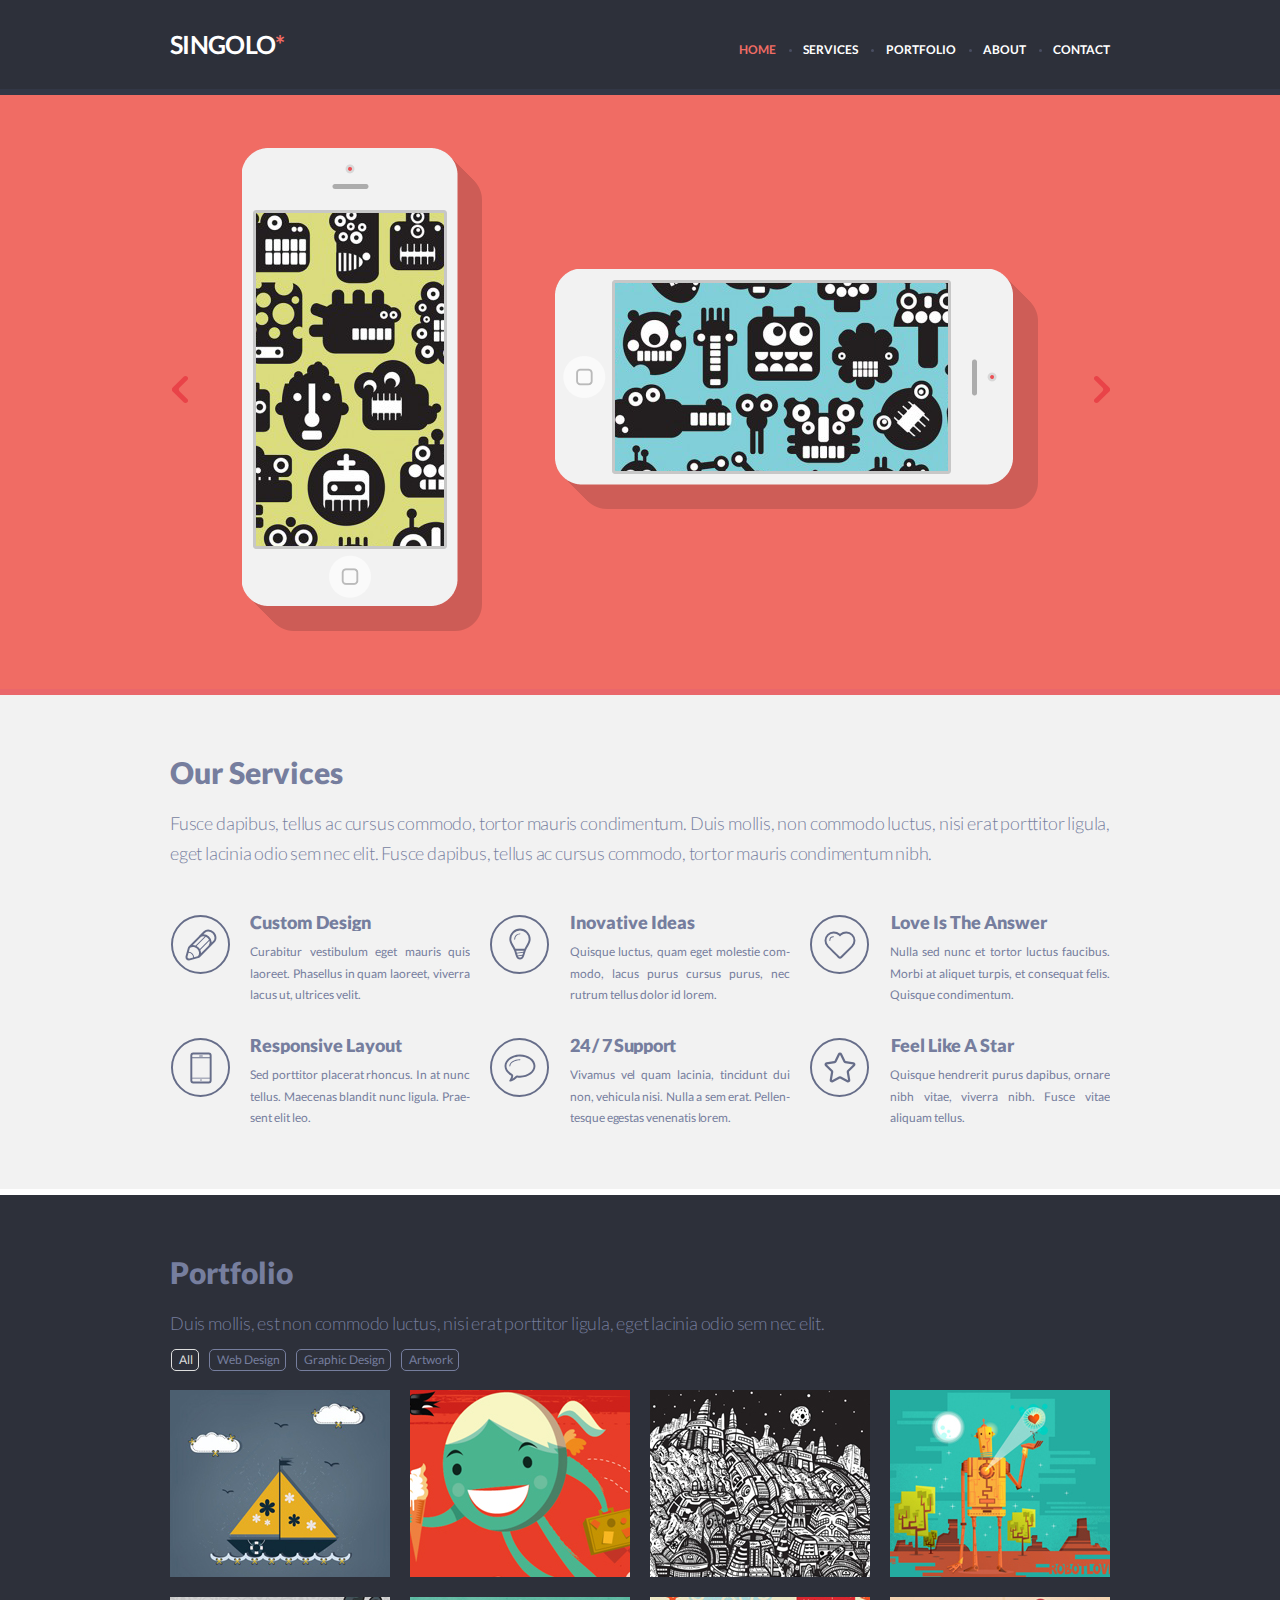
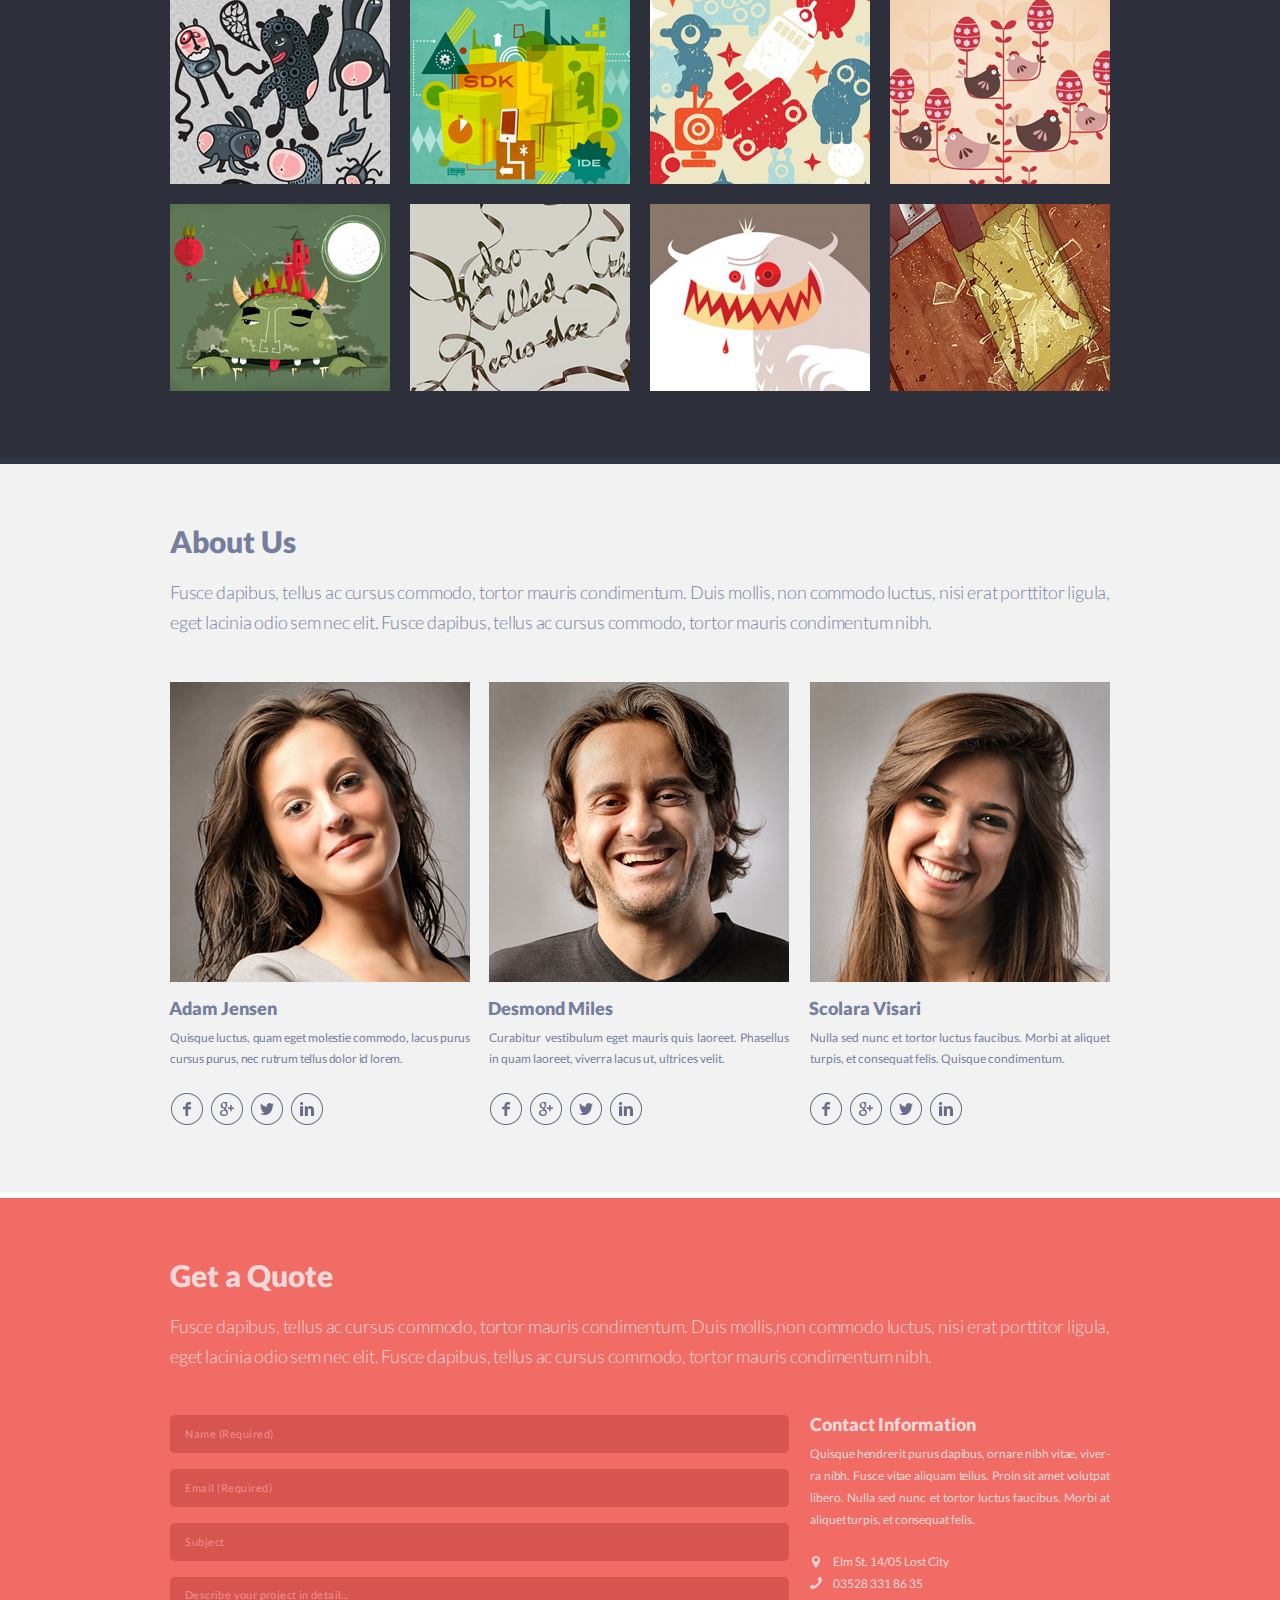
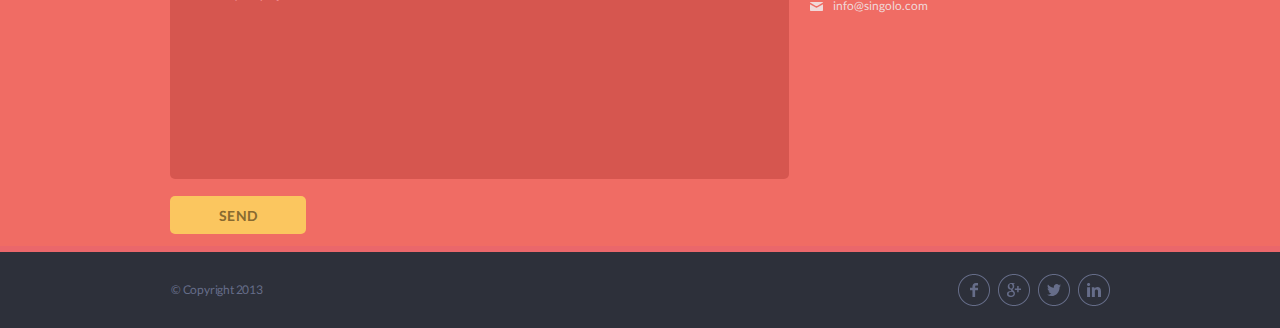
<file: index.html>
<!DOCTYPE html>
<html lang="en">

<head>
  <meta charset="UTF-8">
  <title>Singolo. Full page</title>
  <link rel="stylesheet" href="style.css">
  <meta name="viewport" content="width=device-width, initial-scale=1.0">
</head>

<body id="home">

  <header class="page-header">
    <div class="page-header__container container">
      <button class="page-header__toogle" type="button"></button>
      <!-- Лого сделано из двух разноцветных текстовых документов, согласно заданию (1.2) -->
      <a class="page-header__logo logo" href="#">
        Singolo
        <span class="logo__sup">*</span>
      </a>
      <div class="page-header__shadow"></div>
      <nav class="page-header__nav">
        <ul class="nav">
          <li>
            <a class="nav__item nav__item--active" href="#home">Home</a>
          </li>
          <li>
            <a class="nav__item" href="#services">Services</a>
          </li>
          <li>
            <a class="nav__item" href="#portfolio">Portfolio</a>
          </li>
          <li>
            <a class="nav__item" href="#about">About</a>
          </li>
          <li>
            <a class="nav__item nav__item--last" href="#form">Contact</a>
          </li>
        </ul>
      </nav>
    </div>
  </header>

  <main class="page-main">
    <h1 class="visually-hidden">Main page Singolo</h1>

    <section id="slider" class="slider section">
      <h2 class="visually-hidden">Slider</h2>
      <div class="slider__container container">

        <div class="slider__item slider__item--slide1 slider__item--active">
          <!-- <img src="assets/slide1.png"
            alt="Два смартфона похожих на iPhone 5S в горизонтальной и вертикальной ориентации с запупщным приложением"> -->
          <div class="slider__image slider__image--vertical">
            <div class="slider__image-bg slider__image-bg--vertical"></div>
            <button class="slider__button-home slider__button-home--vertical" type="button"></button>
          </div>
          <div class="slider__image slider__image--horizontal">
            <div class="slider__image-bg slider__image-bg--horizontal"></div>
            <button class="slider__button-home slider__button-home--horizontal" type="button"></button>
          </div>
        </div>

        <div class="slider__item slider__item--slide2">
          <div class="slider__image-bg slider__image-bg--slide2"></div>
          <button class="slider__button-home slider__button-home--slide2" type="button"></button>
        </div>

        <button class="slider__control slider__control--back" type="button">
          <span class="visually-hidden">Previous slide</span>
        </button>
        <button class="slider__control slider__control--next" type="button">
          <span class="visually-hidden">Next slide</span>
        </button>
      </div>
    </section>

    <section id="services" class="services section">
      <div class="services__container container">
        <h2 class="page-main__title">Our Services</h2>
        <p class="page-main__text services__text">Fusce dapibus, tellus ac cursus commodo, tortor mauris condimentum. Duis mollis, non commodo luctus, nisi erat porttitor ligula, eget lacinia odio sem nec elit. Fusce dapibus, tellus ac cursus commodo, tortor mauris condimentum nibh.</p>
        <ul class="list">
          <li class="list__item list__item--design">
            <h3 class="list__title">Custom Design</h3>
            <p class="list__text">Curabitur vestibulum eget mauris quis laoreet. Phasellus in quam laoreet, viverra lacus ut, ultrices velit.</p>
          </li>
          <li class="list__item list__item--ideas">
            <h3 class="list__title">Inovative Ideas</h3>
            <p class="list__text">Quisque luctus, quam eget molestie com- modo, lacus purus cursus purus, nec rutrum tellus dolor id lorem.</p>
          </li>
          <li class="list__item list__item--love">
            <h3 class="list__title list__title--love">Love Is The Answer</h3>
            <p class="list__text">Nulla sed nunc et tortor luctus faucibus. Morbi at aliquet turpis, et consequat felis. Quisque condimentum.</p>
          </li>
          <li class="list__item list__item--responsive">
            <h3 class="list__title">Responsive Layout</h3>
            <p class="list__text">Sed porttitor placerat rhoncus. In at nunc tellus. Maecenas blandit nunc ligula. Prae- sent elit leo.</p>
          </li>
          <li class="list__item list__item--support">
            <h3 class="list__title list__title--support">24 / 7 Support</h3>
            <p class="list__text list__text--support">Vivamus vel quam lacinia, tincidunt dui non, vehicula nisi. Nulla a sem erat. Pellen- tesque egestas venenatis lorem.</p>
          </li>
          <li class="list__item list__item--star">
            <h3 class="list__title list__title--star">Feel Like A Star</h3>
            <p class="list__text">Quisque hendrerit purus dapibus, ornare nibh vitae, viverra nibh. Fusce vitae aliquam tellus.</p>
          </li>
        </ul>
      </div>
    </section>

    <section id="portfolio" class="portfolio section">
      <div class="portfolio__container container">
        <h2 class="page-main__title">Portfolio</h2>
        <p class="portfolio__text page-main__text">Duis mollis, est non commodo luctus, nisi erat porttitor ligula, eget lacinia odio sem nec elit.</p>
        <ul class="portfolio__filter">
          <li>
            <button class="portfolio__filter-button portfolio__filter-button--all portfolio__filter-button--active" type="button">All</button>
          </li>
          <li>
            <button class="portfolio__filter-button" type="button">Web Design</button>
          </li>
          <li>
            <button class="portfolio__filter-button" type="button">Graphic Design</button>
          </li>
          <li>
            <button class="portfolio__filter-button" type="button">Artwork</button>
          </li>
        </ul>
        <ul class="portfolio__list">
          <li class="portfolio__item">
            <a class="portfolio__item-link">
              <img class="portfolio__img" src="assets/portfolio-1.jpg" width="220" height="187" alt="work 01">
            </a>
          </li>
          <li class="portfolio__item">
            <a class="portfolio__item-link">
              <img class="portfolio__img" src="assets/portfolio-2.jpg" width="220" height="187" alt="work 02">
            </a>
          </li>
          <li class="portfolio__item">
            <a class="portfolio__item-link">
              <img class="portfolio__img" src="assets/portfolio-3.jpg" width="220" height="187" alt="work 03">
            </a>
          </li>
          <li class="portfolio__item">
            <a class="portfolio__item-link">
              <img class="portfolio__img" src="assets/portfolio-4.jpg" width="220" height="187" alt="work 04">
            </a>
          </li>
          <li class="portfolio__item">
            <a class="portfolio__item-link">
              <img class="portfolio__img" src="assets/portfolio-5.jpg" width="220" height="187" alt="work 05">
            </a>
          </li>
          <li class="portfolio__item">
            <a class="portfolio__item-link">
              <img class="portfolio__img" src="assets/portfolio-6.jpg" width="220" height="187" alt="work 06">
            </a>
          </li>
          <li class="portfolio__item">
            <a class="portfolio__item-link">
              <img class="portfolio__img" src="assets/portfolio-7.jpg" width="220" height="187" alt="work 07">
            </a>
          </li>
          <li class="portfolio__item">
            <a class="portfolio__item-link">
              <img class="portfolio__img" src="assets/portfolio-8.jpg" width="220" height="187" alt="work 08">
            </a>
          </li>
          <li class="portfolio__item">
            <a class="portfolio__item-link">
              <img class="portfolio__img" src="assets/portfolio-9.jpg" width="220" height="187" alt="work 09">
            </a>
          </li>
          <li class="portfolio__item">
            <a class="portfolio__item-link">
              <img class="portfolio__img" src="assets/portfolio-10.jpg" width="220" height="187" alt="work 10">
            </a>
          </li>
          <li class="portfolio__item">
            <a class="portfolio__item-link">
              <img class="portfolio__img" src="assets/portfolio-11.jpg" width="220" height="187" alt="work 11">
            </a>
          </li>
          <li class="portfolio__item">
            <a class="portfolio__item-link">
              <img class="portfolio__img" src="assets/portfolio-12.jpg" width="220" height="187" alt="work 12">
            </a>
          </li>
        </ul>
      </div>
    </section>

    <section id="about" class="about-us section">
      <div class="about-us__container container">
        <h2 class="page-main__title">About Us</h2>
        <p class="about-us__text page-main__text">Fusce dapibus, tellus ac cursus commodo, tortor mauris condimentum. Duis mollis, non commodo luctus, nisi erat porttitor ligula, eget lacinia odio sem nec elit. Fusce dapibus, tellus ac cursus commodo, tortor mauris condimentum nibh.</p>
        <ul class="about-us__list">
          <li class="about-us__item">
            <img class="about-us__item-img" src="assets/people-adam.jpg" width="300" height="300"
              alt="Photo Adam Jensen">
            <h3 class="about-us__item-title">Adam Jensen</h3>
            <p class="about-us__item-text about-us__item-text--adam">Quisque luctus, quam eget molestie commodo, lacus purus cursus purus, nec rutrum tellus dolor id lorem.</p>
            <ul class="about-us__item-social">
              <li class="about-us__icon-social">
                <a class="about-us__icon-link about-us__icon-link--fb" href="#">
                  <span class="visually-hidden">Facebook</span>
                </a>
              </li>
              <li class="about-us__icon-social">
                <a class="about-us__icon-link about-us__icon-link--google" href="#">
                  <span class="visually-hidden">Google+</span>
                </a>
              </li>
              <li class="about-us__icon-social">
                <a class="about-us__icon-link about-us__icon-link--tw" href="#">
                  <span class="visually-hidden">Twitter</span>
                </a>
              </li>
              <li class="about-us__icon-social">
                <a class="about-us__icon-link about-us__icon-link--linkedin" href="#">
                  <span class="visually-hidden">LinkedIn</span>
                </a>
              </li>
            </ul>
          </li>
          <li class="about-us__item">
            <img class="about-us__item-img" src="assets/people-desmond.jpg" width="300" height="300"
              alt="Photo Desmond Miles">
            <h3 class="about-us__item-title">Desmond Miles</h3>
            <p class="about-us__item-text">Curabitur vestibulum eget mauris quis laoreet. Phasellus in quam laoreet, viverra lacus ut, ultrices velit.</p>
            <ul class="about-us__item-social">
              <li class="about-us__icon-social">
                <a class="about-us__icon-link about-us__icon-link--fb" href="#">
                  <span class="visually-hidden">Facebook</span>
                </a>
              </li>
              <li class="about-us__icon-social">
                <a class="about-us__icon-link about-us__icon-link--google" href="#">
                  <span class="visually-hidden">Google+</span>
                </a>
              </li>
              <li class="about-us__icon-social">
                <a class="about-us__icon-link about-us__icon-link--tw" href="#">
                  <span class="visually-hidden">Twitter</span>
                </a>
              </li>
              <li class="about-us__icon-social">
                <a class="about-us__icon-link about-us__icon-link--linkedin" href="#">
                  <span class="visually-hidden">LinkedIn</span>
                </a>
              </li>
            </ul>
          </li>
          <li class="about-us__item">
            <img class="about-us__item-img" src="assets/people-scolara.jpg" width="300" height="300"
              alt="Photo Scolara Visari">
            <h3 class="about-us__item-title">Scolara Visari</h3>
            <p class="about-us__item-text">Nulla sed nunc et tortor luctus faucibus. Morbi at aliquet turpis, et consequat felis. Quisque condimentum.</p>
            <ul class="about-us__item-social">
              <li class="about-us__icon-social">
                <a class="about-us__icon-link about-us__icon-link--fb" href="#">
                  <span class="visually-hidden">Facebook</span>
                </a>
              </li>
              <li class="about-us__icon-social">
                <a class="about-us__icon-link about-us__icon-link--google" href="#">
                  <span class="visually-hidden">Google+</span>
                </a>
              </li>
              <li class="about-us__icon-social">
                <a class="about-us__icon-link about-us__icon-link--tw" href="#">
                  <span class="visually-hidden">Twitter</span>
                </a>
              </li>
              <li class="about-us__icon-social">
                <a class="about-us__icon-link about-us__icon-link--linkedin" href="#">
                  <span class="visually-hidden">LinkedIn</span>
                </a>
              </li>
            </ul>
          </li>
        </ul>
      </div>
    </section>

    <section id="form" class="form section">
      <div class="form__container container">
        <h2 class="form__title page-main__title">Get a Quote</h2>
        <p class="form__text page-main__text">Fusce dapibus, tellus ac cursus commodo, tortor mauris condimentum. Duis mollis,non commodo luctus, nisi erat porttitor ligula, eget lacinia odio sem nec elit. Fusce dapibus, tellus ac cursus commodo, tortor mauris condimentum nibh.</p>
        <div class="form__wrapper">
          <form class="form__fieldset" action="https://echo.htmlacademy.ru" method="POST">
            <input class="form__input" type="text" name="name" required autocomplete="off"
              placeholder="Name (Required)">
            <input class="form__input" type="email" name="email" required autocomplete="off"
              placeholder="Email (Required)">
            <input class="form__input form__input--subject" type="text" maxlength="90" name="subject" autocomplete="off" placeholder="Subject">
            <textarea class="form__textarea" maxlength="850" name="description"
              placeholder="Describe your project in detail..."></textarea>
            <button class="form__button" type="submit">Send</button>
          </form>

          <div class="form__contact contact">
            <h3 class="contact__title">Contact Information</h3>
            <p class="contact__text">Quisque hendrerit purus dapibus, ornare nibh vitae, viver- ra nibh. Fusce vitae aliquam tellus. Proin sit amet volutpat libero. Nulla sed nunc et tortor luctus faucibus. Morbi at aliquet turpis, et consequat felis.</p>
            <ul class="contact__adress-list">
              <li>
                <a class="contact__adress-item contact__adress-item--location"
                  href="https://goo.gl/maps/2HL9JGWEbbx4NDuK9">Elm St. 14/05 Lost City</a>
              </li>
              <li>
                <a class="contact__adress-item contact__adress-item--tel" href="tel:035283318635">03528 331 86 35</a>
              </li>
              <li>
                <a class="contact__adress-item contact__adress-item--email"
                  href="mailto:info@singolo.com">info@singolo.com</a>
              </li>
            </ul>
          </div>
        </div>
      </div>
    </section>
  </main>

  <footer class="page-footer">
    <div class="page-footer__container container">
      <p class="page-footer__copyright">&copy; Copyright 2013</p>
      <ul class="page-footer__social social">
        <li class="social__item">
          <a class="social__link social__link--fb" href="#">
            <span class="visually-hidden">Facebook</span>
          </a>
        </li>
        <li class="social__item">
          <a class="social__link social__link--google" href="#">
            <span class="visually-hidden">Google+</span>
          </a>
        </li>
        <li class="social__item">
          <a class="social__link social__link--tw" href="#">
            <span class="visually-hidden">Twitter</span>
          </a>
        </li>
        <li class="social__item">
          <a class="social__link social__link--linkedin" href="#">
            <span class="visually-hidden">LinkedIn</span>
          </a>
        </li>
      </ul>
    </div>
  </footer>

  <div class="modal modal--hidden">
    <p class="modal__title">The letter was sent</p>
    <p class="modal__text modal__text--subject">Without subject</p>
    <p class="modal__text modal__text--description">Without description</p>
    <button class="modal__button" type="button">OK</button>
  </div>

  <script src="script.js"></script>
</body>

</html>
</file>
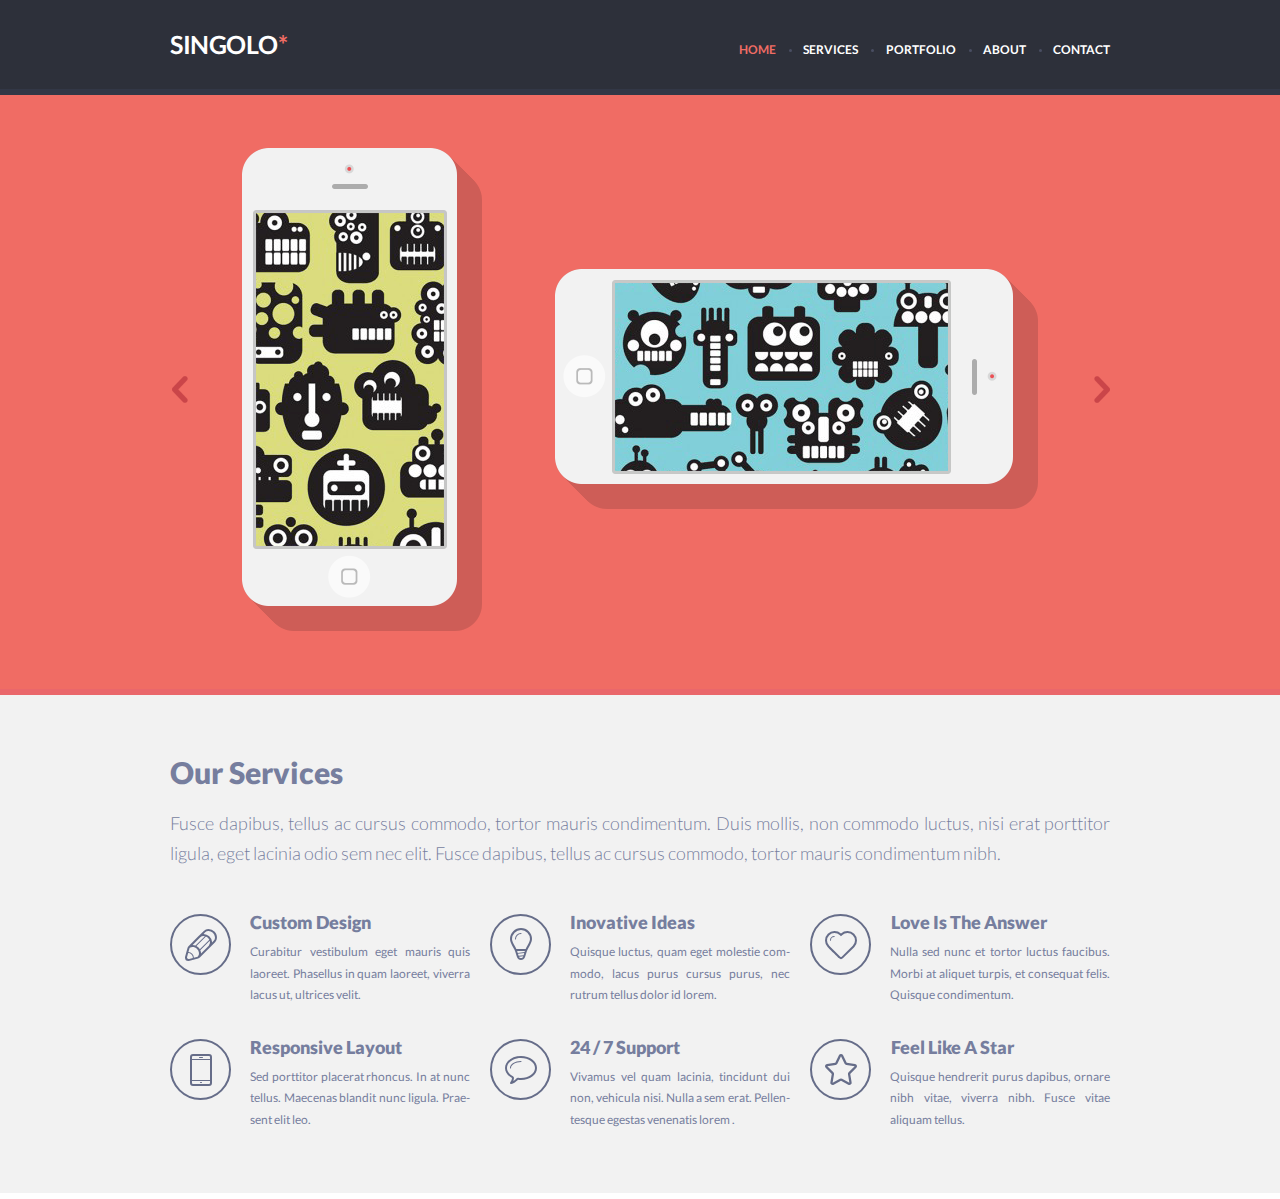
<file: singolo1.html>
<!DOCTYPE html>
<html lang="ru">

<head>
  <meta charset="UTF-8">
  <title>Singolo. Part 1</title>
  <link rel="stylesheet" href="singolo1.css">
  <meta name="viewport" content="width=device-width, initial-scale=1.0">
</head>

<body>
  <header class="page-header">
    <div class="page-header__container container">
      <!-- Лого сделано из двух разноцветных текстовых документов, согласно заданию (1.2) -->
      <a class="page-header__logo logo" href="#">
        Singolo
        <span class="logo__sup">*</span>
      </a>
      <nav class="page-header__nav">
        <ul class="nav">
          <li>
            <a class="nav__item nav__item--active">Home</a>
          </li>
          <li>
            <a class="nav__item" href="#">Services</a>
          </li>
          <li>
            <a class="nav__item" href="#">Portfolio</a>
          </li>
          <li>
            <a class="nav__item" href="#">About</a>
          </li>
          <li>
            <a class="nav__item nav__item--last" href="#">Contact</a>
          </li>
        </ul>
      </nav>
    </div>
  </header>

  <main class="page-main">
    <h1 class="visually-hidden">Main page Singolo</h1>
    <section class="slider">
      <h2 class="visually-hidden">Slider</h2>
      <div class="slider__container container">
        <div class="slider__item">
          <!-- <img src="assets/slide1.png"
            alt="Два смартфона похожих на iPhone 5S в горизонтальной и вертикальной ориентации с запупщным приложением"> -->
          <div class="slider-image"></div>
        </div>
        <button class="slider__control slider__control--back" type="button">
          <span class="visually-hidden">Предыдущий слайд</span>
        </button>
        <button class="slider__control slider__control--next" type="button">
          <span class="visually-hidden">Следующий слайд</span>
        </button>
      </div>
    </section>
    <section class="services container">
      <h2 class="page-main__title">Our Services</h2>
      <p class="page-main__text">Fusce dapibus, tellus ac cursus commodo, tortor mauris condimentum. Duis mollis, non
        commodo luctus, nisi erat
        porttitor ligula, eget lacinia odio sem nec elit. Fusce dapibus, tellus ac cursus commodo, tortor mauris
        condimentum nibh.</p>
      <ul class="list">
        <li class="list__item list__item--design">
          <h3 class="list__title">Custom Design</h3>
          <p class="list__text">Curabitur vestibulum eget mauris quis laoreet. Phasellus in quam laoreet, viverra lacus
            ut, ultrices velit.
          </p>
        </li>
        <li class="list__item list__item--ideas">
          <h3 class="list__title">Inovative Ideas</h3>
          <p class="list__text">Quisque luctus, quam eget molestie com- modo, lacus purus cursus purus, nec rutrum tellus
            dolor id lorem.</p>
        </li>
        <li class="list__item list__item--love">
          <h3 class="list__title list__title--love">Love Is The Answer</h3>
          <p class="list__text">Nulla sed nunc et tortor luctus faucibus. Morbi at aliquet turpis, et consequat felis.
            Quisque condimentum.
          </p>
        </li>
        <li class="list__item list__item--responsive">
          <h3 class="list__title">Responsive Layout</h3>
          <p class="list__text">Sed porttitor placerat rhoncus. In at nunc tellus. Maecenas blandit nunc ligula.
            Prae- sent elit leo.</p>
        </li>
        <li class="list__item list__item--support">
          <h3 class="list__title">24 / 7 Support</h3>
          <p class="list__text">Vivamus vel quam lacinia, tincidunt dui non, vehicula nisi. Nulla a sem erat.
            Pellen- tesque egestas venenatis
            lorem .</p>
        </li>
        <li class="list__item list__item--star">
          <h3 class="list__title list__title--star">Feel Like A Star</h3>
          <p class="list__text">Quisque hendrerit purus dapibus, ornare nibh vitae, viverra nibh. Fusce vitae aliquam
            tellus.</p>
        </li>
      </ul>
    </section>
  </main>
</body>

</html>
</file>
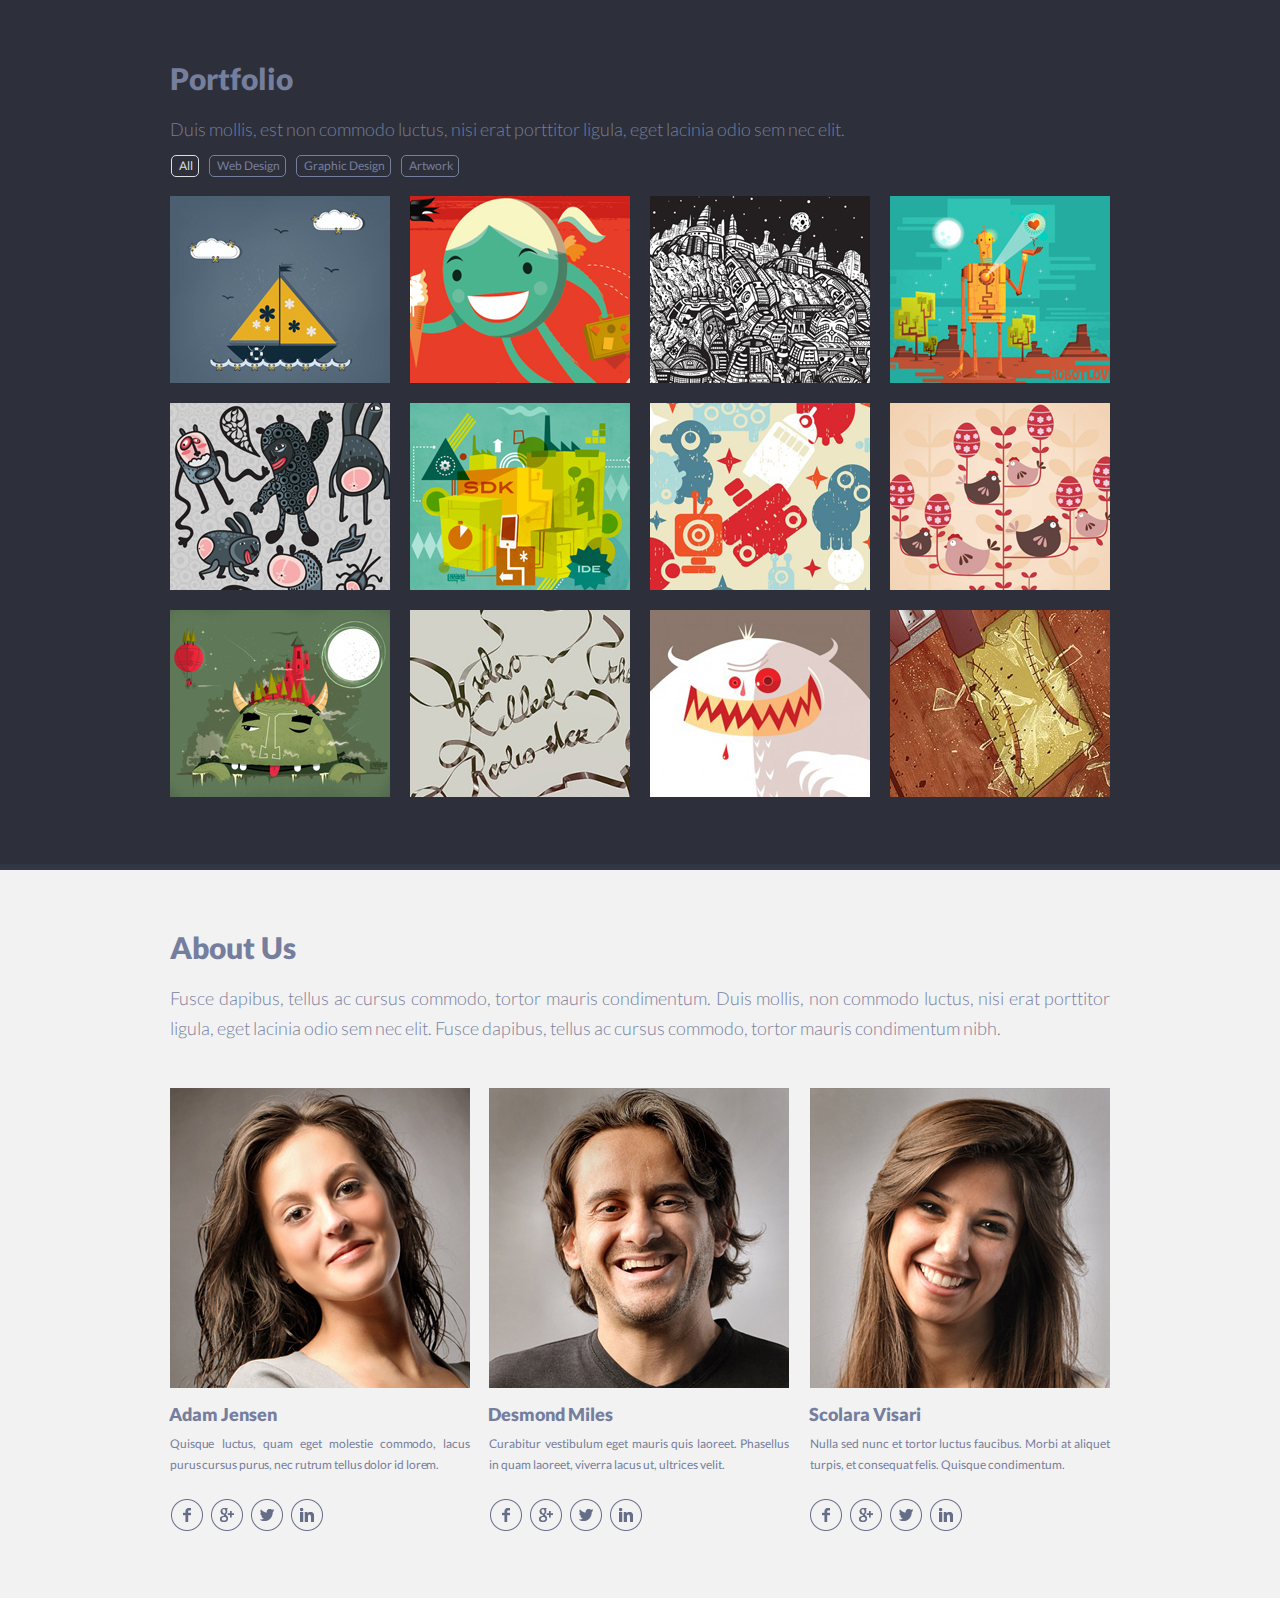
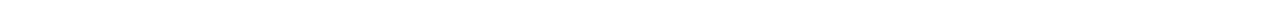
<file: singolo2.html>
<!DOCTYPE html>
<html lang="ru">

<head>
  <meta charset="UTF-8">
  <title>Singolo. Part 2</title>
  <link rel="stylesheet" href="singolo2.css">
  <meta name="viewport" content="width=device-width, initial-scale=1.0">
</head>

<body>
  <main>
    <section class="portfolio">
      <div class="portfolio__container container">
        <h2 class="page-main__title">Portfolio</h2>
        <p class="portfolio__text page-main__text">Duis mollis, est non commodo luctus, nisi erat porttitor ligula, eget lacinia odio
          sem nec elit.</p>
        <ul class="portfolio__filter">
          <li>
            <button class="portfolio__filter-button portfolio__filter-button--active" type="button">All</button>
          </li>
          <li>
            <button class="portfolio__filter-button" type="button">Web Design</button>
          </li>
          <li>
            <button class="portfolio__filter-button" type="button">Graphic Design</button>
          </li>
          <li>
            <button class="portfolio__filter-button" type="button">Artwork</button>
          </li>
        </ul>
        <ul class="portfolio__list">
          <li class="portfolio__item">
            <a class="portfolio__item-link" href="#">
              <img class="portfolio__img" src="assets/portfolio-1.jpg" width="220" height="187" alt="work 01">
            </a>
          </li>
          <li class="portfolio__item">
            <a class="portfolio__item-link" href="#">
              <img class="portfolio__img" src="assets/portfolio-2.jpg" width="220" height="187" alt="work 02">
            </a>
          </li>
          <li class="portfolio__item">
            <a class="portfolio__item-link" href="#">
              <img class="portfolio__img" src="assets/portfolio-3.jpg" width="220" height="187" alt="work 03">
            </a>
          </li>
          <li class="portfolio__item">
            <a class="portfolio__item-link" href="#">
              <img class="portfolio__img" src="assets/portfolio-4.jpg" width="220" height="187" alt="work 04">
            </a>
          </li>
          <li class="portfolio__item">
            <a class="portfolio__item-link" href="#">
              <img class="portfolio__img" src="assets/portfolio-5.jpg" width="220" height="187" alt="work 05">
            </a>
          </li>
          <li class="portfolio__item">
            <a class="portfolio__item-link" href="#">
              <img class="portfolio__img" src="assets/portfolio-6.jpg" width="220" height="187" alt="work 06">
            </a>
          </li>
          <li class="portfolio__item">
            <a class="portfolio__item-link" href="#">
              <img class="portfolio__img" src="assets/portfolio-7.jpg" width="220" height="187" alt="work 07">
            </a>
          </li>
          <li class="portfolio__item">
            <a class="portfolio__item-link" href="#">
              <img class="portfolio__img" src="assets/portfolio-8.jpg" width="220" height="187" alt="work 08">
            </a>
          </li>
          <li class="portfolio__item">
            <a class="portfolio__item-link" href="#">
              <img class="portfolio__img" src="assets/portfolio-9.jpg" width="220" height="187" alt="work 09">
            </a>
          </li>
          <li class="portfolio__item">
            <a class="portfolio__item-link" href="#">
              <img class="portfolio__img" src="assets/portfolio-10.jpg" width="220" height="187" alt="work 10">
            </a>
          </li>
          <li class="portfolio__item">
            <a class="portfolio__item-link" href="#">
              <img class="portfolio__img" src="assets/portfolio-11.jpg" width="220" height="187" alt="work 11">
            </a>
          </li>
          <li class="portfolio__item">
            <a class="portfolio__item-link" href="#">
              <img class="portfolio__img" src="assets/portfolio-12.jpg" width="220" height="187" alt="work 12">
            </a>
          </li>
        </ul>
      </div>
    </section>

    <section class="about-us">
      <div class="about-us__container container">
        <h2 class="page-main__title">About Us</h2>
        <p class="page-main__text">Fusce dapibus, tellus ac cursus commodo, tortor mauris condimentum. Duis mollis, non
          commodo luctus, nisi erat porttitor ligula, eget lacinia odio sem nec elit. Fusce dapibus, tellus ac cursus
          commodo, tortor mauris condimentum nibh.</p>
        <ul class="about-us__list">
          <li class="about-us__item">
            <img class="about-us__item-img" src="assets/people-adam.jpg" width="300" height="300" alt="Photo Adam Jensen">
            <h3 class="about-us__item-title">Adam Jensen</h3>
            <p class="about-us__item-text about-us__item-text--adam">Quisque luctus, quam eget molestie commodo, lacus purus cursus purus, nec
              rutrum tellus dolor id lorem.</p>
              <ul class="about-us__item-social">
                <li class="about-us__icon-social">
                  <a class="about-us__icon-link about-us__icon-link--fb" href="#">
                    <span class="visually-hidden">Facebook</span>
                  </a>
                </li>
                <li class="about-us__icon-social">
                  <a class="about-us__icon-link about-us__icon-link--google" href="#">
                    <span class="visually-hidden">Google+</span>
                  </a>
                </li>
                <li class="about-us__icon-social">
                  <a class="about-us__icon-link about-us__icon-link--tw" href="#">
                    <span class="visually-hidden">Twitter</span>
                  </a>
                </li>
                <li class="about-us__icon-social">
                  <a class="about-us__icon-link about-us__icon-link--linkedin" href="#">
                    <span class="visually-hidden">LinkedIn</span>
                  </a>
                </li>
              </ul>
          </li>
          <li class="about-us__item">
            <img class="about-us__item-img" src="assets/people-desmond.jpg" width="300" height="300" alt="Photo Desmond Miles">
            <h3 class="about-us__item-title">Desmond Miles</h3>
            <p class="about-us__item-text">Curabitur vestibulum eget mauris quis laoreet. Phasellus in quam laoreet,
              viverra lacus ut, ultrices velit.</p>
              <ul class="about-us__item-social">
                <li class="about-us__icon-social">
                  <a class="about-us__icon-link about-us__icon-link--fb" href="#">
                    <span class="visually-hidden">Facebook</span>
                  </a>
                </li>
                <li class="about-us__icon-social">
                  <a class="about-us__icon-link about-us__icon-link--google" href="#">
                    <span class="visually-hidden">Google+</span>
                  </a>
                </li>
                <li class="about-us__icon-social">
                  <a class="about-us__icon-link about-us__icon-link--tw" href="#">
                    <span class="visually-hidden">Twitter</span>
                  </a>
                </li>
                <li class="about-us__icon-social">
                  <a class="about-us__icon-link about-us__icon-link--linkedin" href="#">
                    <span class="visually-hidden">LinkedIn</span>
                  </a>
                </li>
              </ul>
          </li>
          <li class="about-us__item">
            <img class="about-us__item-img" src="assets/people-scolara.jpg" width="300" height="300" alt="Photo Scolara Visari">
            <h3 class="about-us__item-title">Scolara Visari</h3>
            <p class="about-us__item-text">Nulla sed nunc et tortor luctus faucibus. Morbi at aliquet turpis, et
              consequat felis. Quisque condimentum.</p>
            <ul class="about-us__item-social">
              <li class="about-us__icon-social">
                <a class="about-us__icon-link about-us__icon-link--fb" href="#">
                  <span class="visually-hidden">Facebook</span>
                </a>
              </li>
              <li class="about-us__icon-social">
                <a class="about-us__icon-link about-us__icon-link--google" href="#">
                  <span class="visually-hidden">Google+</span>
                </a>
              </li>
              <li class="about-us__icon-social">
                <a class="about-us__icon-link about-us__icon-link--tw" href="#">
                  <span class="visually-hidden">Twitter</span>
                </a>
              </li>
              <li class="about-us__icon-social">
                <a class="about-us__icon-link about-us__icon-link--linkedin" href="#">
                  <span class="visually-hidden">LinkedIn</span>
                </a>
              </li>
            </ul>
          </li>
        </ul>
      </div>
    </section>
  </main>
</body>

</html>
</file>
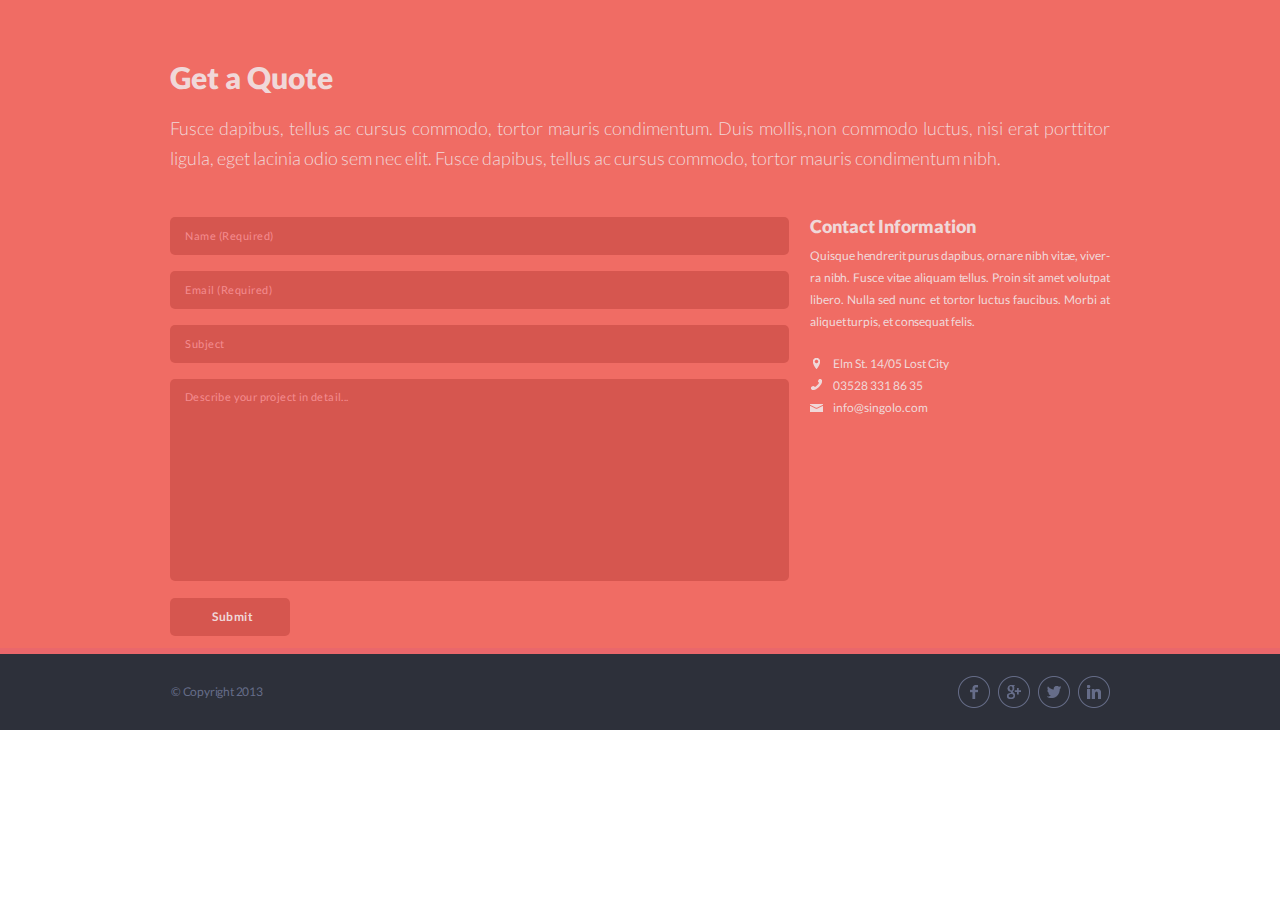
<file: singolo3.html>
<!DOCTYPE html>
<html lang="ru">

<head>
  <meta charset="UTF-8">
  <title>Singolo. Part 3</title>
  <link rel="stylesheet" href="singolo3.css">
  <meta name="viewport" content="width=device-width, initial-scale=1.0">
</head>

<body>
  <main>
    <section class="form">
      <div class="form__container container">
        <h2 class="form__title page-main__title">Get a Quote</h2>
        <p class="form__text page-main__text">Fusce dapibus, tellus ac cursus commodo, tortor mauris condimentum. Duis
          mollis,non
          commodo luctus, nisi erat porttitor ligula, eget lacinia odio sem nec elit. Fusce dapibus, tellus ac cursus
          commodo, tortor mauris condimentum nibh.</p>
        <div class="form__wrapper">
          <form class="form__fieldset" action="https://echo.htmlacademy.ru" method="POST">
            <input class="form__input" type="text" name="name" required autocomplete="off"
              placeholder="Name (Required)">
            <input class="form__input" type="email" name="email" required autocomplete="off"
              placeholder="Email (Required)">
            <input class="form__input" type="text" name="subject" autocomplete="off" placeholder="Subject">
            <textarea class="form__textarea" name="description"
              placeholder="Describe your project in detail..."></textarea>
            <button class="form__button" type="submit">Submit</button>
          </form>

          <div class="form__contact contact">
            <h3 class="contact__title">Contact Information</h3>
            <p class="contact__text">Quisque hendrerit purus dapibus, ornare nibh vitae, viver- ra nibh. Fusce vitae
              aliquam
              tellus. Proin sit amet volutpat libero. Nulla sed nunc et tortor luctus faucibus. Morbi at aliquet turpis,
              et consequat felis.</p>
            <ul class="contact__adress-list">
              <li>
                <a class="contact__adress-item contact__adress-item--location" href="https://goo.gl/maps/2HL9JGWEbbx4NDuK9">Elm St. 14/05 Lost City</a>
              </li>
              <li>
                <a class="contact__adress-item contact__adress-item--tel" href="tel:035283318635">03528 331 86 35</a>
              </li>
              <li>
                <a class="contact__adress-item contact__adress-item--email" href="mailto:info@singolo.com">info@singolo.com</a>
              </li>
            </ul>
          </div>
        </div>
      </div>
    </section>
  </main>

  <footer class="page-footer">
    <div class="page-footer__container container">
      <p class="page-footer__copyright">&copy; Copyright 2013</p>
      <ul class="page-footer__social social">
        <li class="social__item">
          <a class="social__link social__link--fb" href="#">
            <span class="visually-hidden">Facebook</span>
          </a>
        </li>
        <li class="social__item">
          <a class="social__link social__link--google" href="#">
            <span class="visually-hidden">Google+</span>
          </a>
        </li>
        <li class="social__item">
          <a class="social__link social__link--tw" href="#">
            <span class="visually-hidden">Twitter</span>
          </a>
        </li>
        <li class="social__item">
          <a class="social__link social__link--linkedin" href="#">
            <span class="visually-hidden">LinkedIn</span>
          </a>
        </li>
      </ul>
    </div>
  </footer>
</body>

</html>
</file>
<file: style.css>
html {
  box-sizing: border-box;
}

*,
*::before,
*::after {
  box-sizing: inherit;
}

body {
  min-width: 320px;
  margin: 0;
  padding: 0;

  font-family: "Lato", Tahoma, sans-serif;
  font-size: 18px;
  line-height: 30px;
  font-weight: 300;
  font-style: normal;
  text-align: left;
  color: #767e9e;

  background-color: #ffffff;
}

a {
  text-decoration: none;
}

img {
  max-width: 100%;
}

@font-face {
  font-family: "Lato";
  src:
    local("Lato-Light"),
    url("assets/lato-light.woff2") format("woff2");
  font-weight: 300;
  font-style: normal;
  font-display: swap;
}

@font-face {
  font-family: "Lato";
  src:
    local("Lato-Regular"),
    url("assets/lato-normal.woff2") format("woff2");
  font-weight: 400;
  font-style: normal;
  font-display: swap;
}

@font-face {
  font-family: "Lato";
  src:
    local("Lato-Bold"),
    url("assets/lato-bold.woff2") format("woff2");
  font-weight: 700;
  font-style: normal;
  font-display: swap;
}

@font-face {
  font-family: "Lato";
  src:
    local("Lato-Black"),
    url("assets/lato-black.woff2") format("woff2");
  font-weight: 900;
  font-style: normal;
  font-display: swap;
}

.visually-hidden:not(:focus):not(:active) {
  position: absolute;

  width: 1px;
  height: 1px;
  margin: -1px;
  border: 0;
  padding: 0;

  white-space: nowrap;

  clip-path: inset(100%);
  clip: rect(0 0 0 0);
  overflow: hidden;
}

.container {
  width: 1020px;
  margin: 0 auto;
  padding: 0 40px;
}

/* Чтобы header не наплывал на заголовок section */
.section {
	padding-top: 55px;
	margin-top: -55px;
	background-clip: content-box;
}

.page-header {
  position: sticky;
  top: 0;
  z-index: 10;

  background-image: linear-gradient(to top, #323746 6px, #2d303a 6px);
}

.page-header__container {
  display: flex;
  justify-content: space-between;
  align-items: flex-end;
  padding-top: 32px;
  padding-bottom: 38px;
}

.page-header__nav {
  width: 371px;
  margin-bottom: 1px;
}

.page-header__toogle {
  display: none;
}

.page-header__shadow {
  display: none;
}

.logo {
  font-family: "Lato", Tahoma, sans-serif;
  font-size: 25px;
  line-height: 1;
  font-weight: 700;
  font-style: normal;
  text-align: left;
  color: #ffffff;
  text-transform: uppercase;
  letter-spacing: -0.7px;
}

.logo__sup {
  margin-left: -4px;

  color: #f06c64;
}

.logo[href]:hover,
.logo[href]:focus {
  color: #f06c64;
}

.logo[href]:active {
  opacity: 0.5;
}

.logo[href]:hover .logo__sup,
.logo[href]:focus .logo__sup {
  color: #ffffff;
}

.nav {
  display: flex;
  justify-content: space-between;
  flex-wrap: wrap;
  margin: 0;
  padding: 0;

  font-family: "Lato", Tahoma, sans-serif;
  font-size: 12px;
  line-height: 1;
  font-weight: 700;
  font-style: normal;
  text-align: left;
  color: #ffffff;
  text-transform: uppercase;

  list-style: none;
}

.nav__item {
  position: relative;

  color: inherit;
}

.nav__item::after {
  content: "";

  position: absolute;
  top: 7px;
  right: -16px;

  width: 3px;
  height: 3px;

  background-color: #494e62;
  border-radius: 50%;
}

.nav__item--last::after {
  display: none;
}

.nav__item--active {
  color: #f06c64;
}

.nav__item[href]:hover,
.nav__item[href]:focus {
  color: #f06c64;
}

.nav__item[href]:active {
  opacity: 0.5;
}

.page-main {
  background-image: #ffffff;
}

.page-main__title {
  margin: 0;
  margin-bottom: 21px;

  font-family: "Lato", Tahoma, sans-serif;
  font-size: 30px;
  line-height: 1;
  font-weight: 900;
  font-style: normal;
  text-align: left;
  color: #767e9e;
}

.page-main__text {
  margin: 0;
  margin-bottom: 45px;

  font-family: "Lato", Tahoma, sans-serif;
  font-size: 18px;
  line-height: 30px;
  font-weight: 300;
  font-style: normal;
  text-align: justify;
  color: #767e9e;
  letter-spacing: -0.21px;
}

.slider {
  background-color: #f06c64;
  box-shadow: 0 -6px 0 0 #ea676b inset;
  transition: all 0.5s ease-in-out;
}

.slider--blue {
  background-color: #648BF0;
  box-shadow: 0 -6px 0 0 #7698f8 inset;
  transition: all 0.5s ease-in-out;
}

.slider__container {
  position: relative;

  display: flex;
  justify-content: center;
  flex-wrap: wrap;
  padding: 0;
}

.slider__item {
  display: none;

  width: 1020px;
  height: 600px;
}

.slider__item--active {
  display: flex;
}

.slider__item--slide1 {
  justify-content: space-between;
  align-items: center;
  padding: 0 112px 12px 112px;

  text-align: center;
}

.slider__item--slide2 {
  background-image: url('assets/slide2.png');
  background-repeat: no-repeat;
  background-position: top;
  background-size: 100% auto;
}

.slider__image {
  position: relative;

  background-repeat: no-repeat;
}

.slider__image--vertical {
  width: 240px;
  height: 483px;

  background-image: url("assets/iphone-vertical-bg.png");
}

.slider__image--horizontal {
  width: 483px;
  height: 240px;

  background-image: url("assets/iphone-horizontal-bg.png");
}

.slider__image-bg {
  position: absolute;

  display: none;

  background-color: #000000;
  border-radius: 2px;
}

.slider__image-bg--vertical {
  top: 13.4%;
  left: 5.6%;

  width: 79.1%;
  height: 69.4%;
}

.slider__image-bg--horizontal {
  top: 5.5%;
  left: 12.3%;

  width: 69.2%;
  height: 79%;
}

.slider__image-bg--slide2 {
  top: 18.5%;
  left: 38.9%;

  width: 19.8%;
  height: 59.3%
}

.slider__image-bg--off {
  display: block;
}

.slider__button-home {
  position: absolute;

  padding: 0;

  background-color: transparent;
  border: none;
  border-radius: 50%;
}

.slider__button-home--vertical {
  top: 84.5%;
  left: 36.3%;

  width: 18%;
  height: 9%;
}

.slider__button-home--horizontal {
  top: 36.3%;
  left: 1.8%;

  width: 9%;
  height: 18%;
}

.slider__button-home--slide2 {
  top: 79.3%;
  left: 46.6%;

  height: 7.6%;
  width: 4.4%;
}

.slider__control {
  position: absolute;
  top: 281px;

  width: 16px;
  height: 27px;
  padding: 0;

  background-color: transparent;
  background-image: url("assets/arrow.svg");
  background-repeat: no-repeat;
  border: none;
  cursor: pointer;
  transition: all 0.5s ease-in-out;
}

.slider--blue .slider__control {
  background-image: url("assets/arrow-blue.svg");
  transition: all 0.5s ease-in-out;
}

.slider__control:hover,
.slider__control:active {
  opacity: 0.75;
}

.slider__control:active {
  opacity: 0.5;
}

.slider__control--back {
  left: 42px;
}

.slider__control--next {
  right: 40px;

  transform: rotate(180deg);
}

.services {
  background-image: linear-gradient(to top, #ffffff 6px, #f2f2f2 6px);
}

.services__container {
  padding-top: 62px;
  padding-bottom: 36px;
}

.services__text {
  /* Добавил для выполнения критерия */
  height: 60px;
  overflow-y: hidden;
}

.list {
  display: flex;
  justify-content: space-between;
  flex-wrap: wrap;
  margin: 0;
  padding: 0;

  list-style: none;
}

.list__item {
  width: 300px;
  margin-bottom: 32px;
  padding-left: 80px;

  background-repeat: no-repeat;
  background-size: 59px 59px;
  background-position: 0 2px;
}

.list__item--design {
  background-image: url("assets/pen.svg");
  background-position: 1px 2px;
}

.list__item--ideas {
  background-image: url("assets/bulb.svg");
}

.list__item--love {
  background-image: url("assets/heart.svg");
}

.list__item--responsive {
  background-image: url("assets/phone.svg");
  background-position: 1px 2px;
}

.list__item--support {
  background-image: url("assets/bubble.svg");
}

.list__item--star {
  background-image: url("assets/star.svg");
}

.list__title {
  margin: 0;
  margin-bottom: 10px;

  font-family: "Lato", Tahoma, sans-serif;
  font-size: 18px;
  line-height: 1;
  font-weight: 900;
  font-style: normal;
  text-align: left;
  color: #767e9e;

  /* Добавил для выполнения критерия */
  white-space: nowrap;
  text-overflow: ellipsis;
  overflow: hidden;
}

.list__title--love,
.list__title--star {
  margin-left: 1px;
}

.list__title--support {
  letter-spacing: -0.29px;
}

.list__text {
  margin: 0;

  font-family: "Lato", Tahoma, sans-serif;
  font-size: 12px;
  line-height: 1.8;
  font-weight: 400;
  font-style: normal;
  text-align: justify;
  color: #767e9e;

  /* Добавил для выполнения критерия */
  height: 63px;
  overflow-y: hidden;
}

.list__text--support {
  letter-spacing: -0.06px;
}

.portfolio {
  background-image: linear-gradient(to top, #323746 6px, #2d303a 6px);
}

.portfolio__container {
  padding-top: 62px;
  padding-bottom: 53px;
}

.portfolio__text {
  margin-bottom: 11px;
}

.portfolio__filter {
  display: flex;
  margin: 0;
  margin-left: 1px;
  margin-bottom: 19px;
  padding: 0;

  list-style: none;
}

.portfolio__filter-button {
  display: block;
  margin-right: 10px;
  padding: 0px 5px 0px 7px;

  font-family: "Lato", Tahoma, sans-serif;
  font-size: 12px;
  line-height: 20px;
  font-weight: 400;
  font-style: normal;
  text-align: left;
  color: #767e9e;

  background-color: transparent;
  border: 1px solid #767e9e;
  border-radius: 5px;
  cursor: pointer;
}

.portfolio__filter-button:hover,
.portfolio__filter-button:focus {
  color: #dedede;

  border-color: #dedede;
}

.portfolio__filter-button--active {
  color: #dedede;

  border-color: #dedede;
}

.portfolio__list {
  display: flex;
  flex-wrap: wrap;
  margin: 0;
  padding: 0;

  list-style: none;
}

.portfolio__item {
  margin-right: 20px;
  margin-bottom: 20px;
}

.portfolio__item:nth-child(4n+4) {
  margin-right: 0;
}

.portfolio__item:nth-child(n+13) {
  display: none;
}

.portfolio__item-link {
  display: block;
  transition: all 0.5s ease-in-out;
}

.portfolio__item-link:hover,
.portfolio__item-link:focus {
  transform: scale(1.05);
  transition: all 0.5s ease-in-out;
}

.portfolio__item--active .portfolio__img {
  box-shadow: 0 0 0 5px #F06C64;
  border-radius: 5px;
}

.portfolio__img {
  display: block;
}

.about-us {
  background-image: linear-gradient(to top, #ffffff 6px, #f2f2f2 6px);
}

.about-us__container {
  padding-top: 62px;
  padding-bottom: 33px;
}

.about-us__list {
  display: flex;
  flex-wrap: wrap;
  margin: 0;
  padding: 0;

  list-style: none;
}

.about-us__item {
  width: 300px;
  margin-right: 20px;
  margin-bottom: 40px;
}

.about-us__item:nth-child(3n+2) {
  margin-right: 21px;
  margin-left: -1px;
}

.about-us__item:nth-child(3n+3) {
  margin-right: 0;
}

.about-us__item-img {
  margin-bottom: 8px;
}

.about-us__item-title {
  margin: 0;
  margin-bottom: 9px;
  margin-left: -1px;

  font-family: "Lato", Tahoma, sans-serif;
  font-size: 18px;
  line-height: 20px;
  font-weight: 900;
  font-style: normal;
  text-align: left;
  color: #767e9e;

  /* Добавил для выполнения критерия */
  white-space: nowrap;
  text-overflow: ellipsis;
  overflow: hidden;
}

.about-us__item-text {
  margin: 0;
  margin-bottom: 24px;

  font-family: "Lato", Tahoma, sans-serif;
  font-size: 12px;
  line-height: 21px;
  font-weight: 400;
  font-style: normal;
  text-align: justify;
  color: #767e9e;
}

.about-us__item-text--adam {
  letter-spacing: -0.17px;
}

.about-us__item-social {
  display: flex;
  flex-wrap: wrap;
  margin: 0;
  margin-left: 1px;
  padding: 0;

  list-style: none;
}

.about-us__item:nth-child(3n+3) .about-us__item-social {
  margin-left: 0;
}

.about-us__icon-social {
  margin-right: 8px;
}

.about-us__icon-link {
  display: block;
  width: 32px;
  height: 32px;

  background-repeat: no-repeat
}

.about-us__icon-link:hover,
.about-us__icon-link:focus {
  opacity: 0.5;
}

.about-us__icon-link--fb {
  background-image: url("assets/icon-facebook.svg")
}

.about-us__icon-link--google {
  background-image: url("assets/icon-google.svg")
}

.about-us__icon-link--tw {
  background-image: url("assets/icon-twitter.svg")
}

.about-us__icon-link--linkedin {
  background-image: url("assets/icon-linkedin.svg")
}

.form {
  background-image: linear-gradient(to top, #ea676b 6px, #f06c64 6px);
}

.form__container {
  padding-top: 62px;
  padding-bottom: 18px;
}

.form__title {
  color: #f0d8d9;
}

.form__text {
  margin-bottom: 44px;

  color: #f0d8d9;
}

.form__wrapper {
  display: flex;
  justify-content: space-between;
}

.form__fieldset {
  width: 619px;
}

.form__input {
  width: 100%;
  margin-bottom: 16px;
  padding: 8px 10px 8px 15px;

  font-family: "Lato", Tahoma, sans-serif;
  font-size: 11px;
  line-height: 22px;
  font-weight: 400;
  font-style: normal;
  text-align: left;
  color: #f0d8d9;
  letter-spacing: 0.5px;

  background-color: #d6564f;
  border: none;
  border-radius: 5px;
}

.form__input::placeholder {
  width: 100%;

  color: #f48c8f;
}

.form__input:required:invalid:focus {
  background-color: #2d303a;
}

.form__textarea {
  width: 100%;
  height: 202px;
  margin-bottom: 9px;
  padding: 7px 10px 8px 15px;

  font-family: "Lato", Tahoma, sans-serif;
  font-size: 11px;
  line-height: 22px;
  font-weight: 400;
  font-style: normal;
  text-align: left;
  color: #f0d8d9;
  letter-spacing: 0.4px;

  background-color: #d6564f;
  border: none;
  border-radius: 5px;
  resize: none;
}

.form__textarea::placeholder {
  color: #f48c8f;
}

.form__button {
  min-width: 136px;
  padding: 9px 10px 7px 10px;

  font-family: "Lato", Tahoma, sans-serif;
  font-size: 14px;
  line-height: 22px;
  font-weight: 700;
  font-style: normal;
  text-align: center;
  color: #886A30;
  text-transform: uppercase;
  letter-spacing: 0.5px;

  background-color: #FBC65F;
  border: none;
  border-radius: 5px;
  cursor: pointer;
}

.form__button:hover,
.form__button:focus {
  background-color: #2d303a;
}

.form__button:active {
  color: #666d89;
}

.form__contact {
  width: 300px;
}

.contact {
  font-family: "Lato", Tahoma, sans-serif;
  font-size: 12px;
  line-height: 22px;
  font-weight: 400;
  font-style: normal;
  text-align: justify;
  color: #f0d8d9;
}

.contact__title {
  margin: 0;
  margin-bottom: 10px;

  font-size: 18px;
  line-height: 18px;
  font-weight: 900;
  text-align: left;
}

.contact__text {
  margin: 0;
  margin-bottom: 20px;

  letter-spacing: -0.07px;
}

.contact__adress-list {
  margin: 0;
  padding: 0 0 0 23px;

  list-style: none;
}

.contact__adress-item {
  position: relative;

  color: #f0d8d9;
}

.contact__adress-item:hover,
.contact__adress-item:focus {
  text-decoration: underline;
}

.contact__adress-item::before {
  content: "";

  position: absolute;

  background-repeat: no-repeat;
}

.contact__adress-item--location::before {
  left: -21px;
  top: 2px;

  width: 8px;
  height: 12px;
  background-image: url("assets/icon-location.svg");
}

.contact__adress-item--tel::before {
  left: -23px;
  top: 1px;

  width: 12px;
  height: 12px;
  background-image: url("assets/icon-phone.svg");
}

.contact__adress-item--email::before {
  left: -23px;
  top: 4px;

  width: 13px;
  height: 9px;
  background-image: url("assets/icon-mail.svg");
}

.page-footer {
  background-color: #2d303a;
}

.page-footer__container {
  display: flex;
  justify-content: space-between;
  padding-top: 22px;
  padding-bottom: 22px;
}

.page-footer__copyright {
  margin: 0;
  margin-left: 1px;

  font-family: "Lato", Tahoma, sans-serif;
  font-size: 12px;
  line-height: 31px;
  font-weight: 400;
  font-style: normal;
  text-align: left;
  color: #666d89;
  letter-spacing: -0.2px;
}

.social {
  display: flex;
  margin: 0;
  padding: 0;

  list-style: none;
}

.social__item {
  margin-right: 8px;
}

.social__item:last-child {
  margin-right: 0;
}

.social__link {
  display: block;
  width: 32px;
  height: 32px;

  background-repeat: no-repeat
}

.social__link:hover,
.social__link:focus {
  filter: brightness(0.2) invert(100%);
}

.social__link:active {
  opacity: 0.5;
}

.social__link--fb {
  background-image: url("assets/icon-facebook.svg")
}

.social__link--google {
  background-image: url("assets/icon-google.svg")
}

.social__link--tw {
  background-image: url("assets/icon-twitter.svg")
}

.social__link--linkedin {
  background-image: url("assets/icon-linkedin.svg")
}

.modal {
  position: fixed;
  top: 150px;
  left: calc(50% - 250px);

  display: flex;
  flex-wrap: wrap;
  width: 500px;
  padding: 20px 40px;

  background-color: #f06c64;
  border-radius: 5px;
  box-shadow: 3px 3px 6px 0px #767e9e;
}

.modal--hidden {
  display: none;
}

.modal__title {
  width: 100%;
  margin: 0;
  margin-bottom: 20px;

  font-family: "Lato", Tahoma, sans-serif;
  font-size: 18px;
  line-height: 18px;
  font-weight: 900;
  font-style: normal;
  text-align: center;
  color: #f0d8d9;
}

.modal__text {
  width: 100%;
  margin: 0;
  margin-bottom: 20px;

  font-family: "Lato", Tahoma, sans-serif;
  font-size: 12px;
  line-height: 22px;
  font-weight: 400;
  font-style: normal;
  text-align: left;
  color: #f0d8d9;
}

.modal__text--description {
  max-height: 266px;
  margin-bottom: 20px;

  overflow: hidden;
}

.modal__button {
  margin-left: auto;
  margin-right: auto;

  width: 120px;
  padding: 8px 10px 8px 15px;
  font-family: "Lato", Tahoma, sans-serif;
  font-size: 12px;
  line-height: 22px;
  font-weight: 700;
  font-style: normal;
  text-align: center;
  color: #f0d8d9;


  background-color: #d6564f;
  border: none;
  border-radius: 5px;
  cursor: pointer;
}

.modal__button:hover,
.fmodal__button:focus {
  background-color: #2d303a;
}

.modal__button:active {
  color: #666d89;
}

@media (max-width:  1019px) {
  .container {
    width: auto;
  }

  .page-header__nav {
    width: 374px;
    margin-bottom: 4px;
  }

  .page-main__text {
    text-align: left;
    letter-spacing: 0;
  }

  .slider__item {
    width: 100%;
    height: calc(100vw / 1.7);
  }

  .slider__item--slide1 {
    padding: 0 10.98% 7px 10.98%;
  }

  .slider__image--vertical {
    width: 180.85px;
    height: 363.74px;

    background-size: 180.85px 363.74px;
  }

  .slider__image--horizontal {
    width: 364.21px;
    height: 180.93px;
    margin-top: 2px;

    background-size: 364.21px 180.93px;
  }

  .slider__control {
    top: 47%;
  }

  .slider__control--back {
    left: 3.8%;
  }

  .slider__control--next {
    right: 3.5%;
  }

  .services__container {
    padding: 42px 74px 25px 41px;
  }

  .services__text {
    height: 99px;
    margin-right: -20px;
    margin-bottom: 28px;
  }

  .list__item {
    flex-basis: 45%;
    min-width: 300px;
    margin-right: 50px;
    margin-bottom: 52px;

    background-size: 60px 60px;
    background-position: 0 0;
  }

  .list__item:nth-child(2n) {
    margin-right: 0;
  }

  .list__text {
    line-height: 22px;
  }

  .list__item--love {
    background-position: 0 1px;
  }

  .list__item--responsive {
    background-position: 0 2px;
  }

  .list__item--support {
    background-position: 0 3px;
  }

  .list__item--star {
    background-position: 0 3px;
  }

  .list__title--love,
  .list__title--star {
    margin-left: 0;
  }

  .portfolio__container {
    padding-right: 41px;
    padding-left: 41px;
  }

  .portfolio__text {
    min-height: 61px;
    margin-right: 20px;
    margin-bottom: 11px;
  }

  .portfolio__filter {
    margin-bottom: 28px;
  }

  .portfolio__list {
    justify-content: center;
    margin-left: -2px;
  }

  .portfolio__item {
    flex-basis: 30%;
    flex-grow: 2;
    margin-right: 20px;
    margin-bottom: 20px;
  }

  .portfolio__item:nth-child(4n+4) {
    margin-right: 20px;
  }

  .portfolio__item:nth-child(3n+3) {
    margin-right: 0;
  }

  .portfolio__img {
    width: 100%;
    height: auto;
  }

  .about-us__container {
    padding-top: 55px;
    padding-bottom: 35px;
    padding-left: 40px;
  }

  .about-us__text {
    margin-bottom: 38px;
  }

  .about-us__list {
    justify-content: space-between;
    margin-left: 2px;
  }

  .about-us__item {
    min-width: 217px;
    width: 31.9%;
    margin-right: 0;
    margin-bottom: 40px;
  }

  .about-us__item:nth-child(3n+2) {
    margin-right: 0;
    margin-left: 0;
  }

  .about-us__item-img {
    height: auto;
    margin-bottom: 3px;
  }

  .about-us__item-title {
    margin-bottom: 2px;
    margin-left: 0px;
  }

  .about-us__item-text {
    height: 63px;
    margin-bottom: 13px;

    line-height: 22px;
  }

  .form__container {
    padding: 56px 38px 45px 42px;
  }

  .form__text {
    margin-bottom: 25px;
  }

  .form__fieldset {
    width: 64.2%;;
    margin-left: -3px;
  }

  .form__input {
    margin-bottom: 12px;
    padding: 9px 10px 7px 10px;
  }

  .form__textarea {
    height: 159px;
    padding: 5px 10px 8px 10px;
  }

  .form__contact {
    width: 31.9%;
  }

  .contact__title {
    margin-bottom: 3px;
  }

  .contact__text {
    margin-bottom: 10px;
  }

  .page-footer__container {
    padding: 24px 42px 20px 40px;
  }

  .page-footer__copyright {
    font-size: 13px;
    font-weight: 900;
  }

  .social {
    margin-top: -2px;
  }
}

@media (max-width: 767px) {
  .container {
    padding-right: 30px;
    padding-left:  30px;
  }

  .page-header__container {
    justify-content: center;
    min-height: 71px;
    padding-top: 25px;
    padding-bottom: 22px;
    padding-left: 42px;
  }

  .page-header__toogle {
    position: absolute;
    top: 0;
    left: 0;
    z-index: 5;

    display: block;
    width: 71px;
    height: 71px;
    padding: 0;

    background-color: transparent;
    background-image: url('assets/icon-burger.svg');
    background-repeat: no-repeat;
    background-position: 20px 26px;
    border: none;
    transition: all 0.5s ease-in-out
  }

  .page-header__logo {
    position: absolute;
    top: 25px;
    left: 39.5%;
    z-index: 5;

    transition: left 0.5s ease-in-out;
  }

  .page-header__nav {
    position: absolute;
    top: 0;
    left: 0;
    z-index: 2;

    display: block;
    width: 278px;
    height: 100vh;
    padding-left: 71px;

    background-color: #2D303A;
    box-shadow: 0px -40px 20px rgba(0, 0, 0, 0.4);
    transform: translateX(-120%);
    transition: all 0.5s ease-in-out;
  }

  .page-header__shadow {
    position: absolute;
    top: 0;
    left: 0;
    z-index: 1;

    width: 100%;
    height: 100vh;

    background: #2D303A;
  }

  .logo {
    font-size: 19.6875px;
    line-height: 24px;
  }

  .nav {
    position: relative;
    top: 232px;
    z-index: 5;
  }

  .nav__item {
    display: block;
    width: 200px;
    margin-bottom: 28px;

    font-size: 24px;
    line-height: 29px;
    letter-spacing: -0.035em;
    word-wrap: break-word;
  }

  .nav__item::after {
    display: none;
  }

  .page-header--open .page-header__toogle {
    background-position: 24px 29px;
    transform: rotate(90deg);
    transition: all 0.5s ease-in-out;
  }

  .page-header--open .page-header__logo {
    left: 19%;
    transition: left 0.5s ease-in-out;
  }

  .page-header--open .page-header__nav {
    display: block;
    transform: translateX(0%);
    transition: all 0.5s ease-in-out;
  }

  .page-header--open .page-header__shadow {
    display: block;

    opacity: 0.6;
  }

  .slider__container {
    padding: 0;
  }

  .slider__item--slide1 {
    padding: 0 11.3% 3px 10.8%;
  }

  .slider__image--vertical {
    width: 30.2%;
    height: 82%;

    background-size: 100%;
  }

  .slider__image--horizontal {
    width: 60.6%;
    height: 40%;
    margin-top: 0;

    background-size: 100%;
  }

  .slider__control {
    top: 44.4%;

    width: 14.08px;
    height: 24.9px;

    background-size: 14.08px 24.9px;
  }

  .slider__control--back {
    left: 2.6%;
  }

  .slider__control--next {
    right: 2.5%;
  }

  .services__container {
    padding: 28px 30px 0 32px;
  }

  .services__text {
    height: auto;
    margin-right: 0;
    margin-bottom: 29px;
  }

  .list__item {
    flex-basis: 90%;
    margin-bottom: 28px;
  }

  .list_text {
    height: auto;
    min-height: 40px;
  }

  .portfolio__container {
    padding-top: 45px;
    padding-bottom: 37px;
  }

  .portfolio__text {
    margin-right: 0;
    margin-bottom: 16px;
  }

  .portfolio__filter {
    margin-bottom: 25px;
  }

  .portfolio__list {
    margin-left: 0;
  }

  .portfolio__item {
    flex-basis: 40%;
    flex-grow: 2;
    margin-right: 10px;
    margin-bottom: 10px;
  }

  .portfolio__item:nth-child(4n+4) {
    margin-right: 10px;
  }

  .portfolio__item:nth-child(3n+3) {
    margin-right: 10px;
  }

  .portfolio__item:nth-child(2n+2) {
    margin-right: 0;
  }

  .portfolio__item:nth-child(n+9) {
    display: none;
  }

  .about-us__container {
    padding-top: 36px;
    padding-bottom: 11px;
  }

  .about-us__list {
    margin-left: 1px;
  }

  .about-us__text {
    margin-bottom: 24px;
  }

  .about-us__item {
    width: 100%;
    margin-bottom: 34px;
  }

  .about-us__item-img {
    width: 100%;
    height: auto;
    margin-bottom: 9px;
  }

  .about-us__item-text {
    height: auto;
    margin-bottom: 11px;
  }

  .form__container {
    padding-top: 47px;
    padding-bottom: 40px;
  }

  .form__text {
    margin-bottom: 23px;
  }

  .form__wrapper {
    flex-wrap: wrap;
  }

  .form__fieldset {
    width: 100%;
    margin-bottom: 32px;
    margin-left: 0;
  }

  .form__input {
    padding: 9px 10px 7px 7px;
  }

  .form__textarea {
    margin-bottom: 6px;
    padding: 5px 10px 8px 7px;
  }

  .form__button {
    width: 100%;
    padding: 14px 10px 14px 10px;
  }

  .form__contact {
    width: 100%;
  }

  .contact__text {
    margin-bottom: 9px;
  }

  .contact__adress-item {
    line-height: 25px;
  }

  .contact__adress-item--tel::before {
    top: 3px;
  }

  .contact__adress-item--email::before {
    top: 5px;
  }

  .page-footer__container {
    justify-content: center;
  }

  .page-footer__copyright {
    display: none;
  }

  .modal {
    left: 10%;

    width: 80%;
  }
}

@media (max-width: 320px) {
  .slider__item {
    width: 320px;
    height: 188.23px;
  }

  .list__item {
    flex-basis: auto;
    min-width: auto;
    margin-right: 0;
  }

  .portfolio__filter-button {
    min-height: 42px;
  }
}
</file>
<file: singolo1.css>
html {
  box-sizing: border-box;
}

*,
*::before,
*::after {
  box-sizing: inherit;
}

body {
  min-width: 1020px;
  margin: 0;
  padding: 0;

  font-family: "Lato", Tahoma, sans-serif;
  font-size: 18px;
  line-height: 30px;
  font-weight: 300;
  font-style: normal;
  text-align: left;
  color: #767e9e;

  background-color: #ffffff;
}

a {
  text-decoration: none;
}

img {
  max-width: 100%;
}

@font-face {
  font-family: "Lato";
  src:
    local("Lato"),
    url("assets/lato-light.woff2") format("woff2");
  font-weight: 300;
  font-style: normal;
  font-display: swap;
}

@font-face {
  font-family: "Lato";
  src:
    local("Lato"),
    url("assets/lato-normal.woff2") format("woff2");
  font-weight: 400;
  font-style: normal;
  font-display: swap;
}

@font-face {
  font-family: "Lato";
  src:
    local("Lato"),
    url("assets/lato-bold.woff2") format("woff2");
  font-weight: 700;
  font-style: normal;
  font-display: swap;
}

@font-face {
  font-family: "Lato";
  src:
    local("Lato"),
    url("assets/lato-black.woff2") format("woff2");
  font-weight: 900;
  font-style: normal;
  font-display: swap;
}

.visually-hidden:not(:focus):not(:active) {
  position: absolute;

  width: 1px;
  height: 1px;
  margin: -1px;
  border: 0;
  padding: 0;

  white-space: nowrap;

  clip-path: inset(100%);
  clip: rect(0 0 0 0);
  overflow: hidden;
}

.container {
  width: 1020px;
  margin: 0 auto;
  padding: 0 40px;
}

.page-header {
  background-image: linear-gradient(to top, #323746 6px, #2d303a 6px);
}

.page-header__container {
  display: flex;
  justify-content: space-between;
  align-items: flex-end;
  padding-top: 32px;
  padding-bottom: 38px;
}

.page-header__nav {
  width: 371px;
  margin-bottom: 1px;
}

.logo {
  font-family: "Lato", Tahoma, sans-serif;
  font-size: 25px;
  line-height: 1;
  font-weight: 700;
  font-style: normal;
  text-align: left;
  color: #ffffff;
  text-transform: uppercase;
  letter-spacing: -0.4px;
}

.logo__sup {
  margin-left: -4px;

  color: #f06c64;
}

.logo[href]:hover,
.logo[href]:focus {
  color: #f06c64;
}

.logo[href]:active {
  opacity: 0.5;
}

.logo[href]:hover .logo__sup,
.logo[href]:focus .logo__sup {
  color: #ffffff;
}

.nav {
  display: flex;
  justify-content: space-between;
  flex-wrap: wrap;
  margin: 0;
  padding: 0;

  font-family: "Lato", Tahoma, sans-serif;
  font-size: 12px;
  line-height: 1;
  font-weight: 700;
  font-style: normal;
  text-align: left;
  color: #ffffff;
  text-transform: uppercase;

  list-style: none;
}

.nav__item {
  position: relative;

  color: inherit;
}

.nav__item::after {
  content: "";

  position: absolute;
  top: 7px;
  right: -16px;

  width: 3px;
  height: 3px;

  background-color: #494e62;
  border-radius: 50%;
}

.nav__item--last::after {
  display: none;
}

.nav__item--active {
  color: #f06c64;
}

.nav__item[href]:hover,
.nav__item[href]:focus {
  color: #f06c64;
}

.nav__item[href]:active {
  opacity: 0.5;
}

.page-main {
  background-image: linear-gradient(to top, #ffffff 6px, #f2f2f2 6px);
}

.page-main__title {
  margin: 0;
  margin-bottom: 21px;

  font-family: "Lato", Tahoma, sans-serif;
  font-size: 30px;
  line-height: 1;
  font-weight: 900;
  font-style: normal;
  text-align: left;
  color: #767e9e;
}

.page-main__text {
  margin: 0;
  margin-bottom: 45px;

  font-family: "Lato", Tahoma, sans-serif;
  font-size: 18px;
  line-height: 30px;
  font-weight: 300;
  font-style: normal;
  text-align: justify;
  color: #767e9e;
}

.slider {
  background-image: linear-gradient(to top, #ea676b 6px, #f06c64 6px);
}

.slider__container {
  position: relative;

  padding-top: 53px;
  padding-bottom: 56px;
}

.slider__item {
  text-align: center;
}

.slider-image {
  height: 491px;

  background-image:
    url("assets/layer-vertical.png"),
    url("assets/iphone-vertical.png"),
    url("assets/shadow-vertical.png"),
    url("assets/layer-horizontal.png"),
    url("assets/iphone-horizontal.png"),
    url("assets/shadow-horizontal.png");
  background-repeat: no-repeat;
  background-position:
    83px 62px,
    72px 0px,
    72px 0px,
    442px 132px,
    385px 121px,
    385px 121px;
}

.slider__control {
  position: absolute;
  top: 281px;

  width: 16px;
  height: 27px;

  background-color: transparent;
  background-image: url("assets/arrow.png");
  background-repeat: no-repeat;
  border: none;
  cursor: pointer;
}

.slider__control:hover,
.slider__control:active {
  opacity: 0.75;
}

.slider__control:active {
  opacity: 0.5;
}

.slider__control--back {
  left: 42px;
}

.slider__control--next {
  right: 40px;

  transform: rotate(180deg);
}

.services {
  padding-top: 62px;
  padding-bottom: 36px;
}

.list {
  display: flex;
  justify-content: space-between;
  flex-wrap: wrap;
  margin: 0;
  padding: 0;

  list-style: none;
}

.list__item {
  width: 300px;
  margin-bottom: 32px;
  padding-left: 80px;

  background-repeat: no-repeat;
  background-size: 61px 61px;
  background-position: 0 1px;
}

.list__item--design {
  background-image: url("assets/pen.svg");
}

.list__item--ideas {
  background-image: url("assets/bulb.svg");
}

.list__item--love {
  background-image: url("assets/heart.svg");
}

.list__item--responsive {
  background-image: url("assets/phone.svg");
}

.list__item--support {
  background-image: url("assets/bubble.svg");
}

.list__item--star {
  background-image: url("assets/star.svg");
}

.list__title {
  margin: 0;
  margin-bottom: 10px;

  font-family: "Lato", Tahoma, sans-serif;
  font-size: 18px;
  line-height: 1;
  font-weight: 900;
  font-style: normal;
  text-align: left;
  color: #767e9e;
}

.list__title--love,
.list__title--star {
  margin-left: 1px;
}

.list__text {
  margin: 0;

  font-family: "Lato", Tahoma, sans-serif;
  font-size: 12px;
  line-height: 1.8;
  font-weight: 400;
  font-style: normal;
  text-align: justify;
  color: #767e9e;
}
</file>
<file: singolo2.css>
html {
  box-sizing: border-box;
}

*,
*::before,
*::after {
  box-sizing: inherit;
}

body {
  min-width: 1020px;
  margin: 0;
  padding: 0;

  font-family: "Lato", Tahoma, sans-serif;
  font-size: 18px;
  line-height: 30px;
  font-weight: 300;
  font-style: normal;
  text-align: left;
  color: #767e9e;

  background-color: #ffffff;
}

a {
  text-decoration: none;
}

img {
  max-width: 100%;
}

@font-face {
  font-family: "Lato";
  src:
    local("Lato-Light"),
    url("assets/lato-light.woff2") format("woff2");
  font-weight: 300;
  font-style: normal;
  font-display: swap;
}

@font-face {
  font-family: "Lato";
  src:
    local("Lato-Regular"),
    url("assets/lato-normal.woff2") format("woff2");
  font-weight: 400;
  font-style: normal;
  font-display: swap;
}

@font-face {
  font-family: "Lato";
  src:
    local("Lato-Bold"),
    url("assets/lato-bold.woff2") format("woff2");
  font-weight: 700;
  font-style: normal;
  font-display: swap;
}

@font-face {
  font-family: "Lato";
  src:
    local("Lato-Black"),
    url("assets/lato-black.woff2") format("woff2");
  font-weight: 900;
  font-style: normal;
  font-display: swap;
}

.visually-hidden:not(:focus):not(:active) {
  position: absolute;

  width: 1px;
  height: 1px;
  margin: -1px;
  border: 0;
  padding: 0;

  white-space: nowrap;

  clip-path: inset(100%);
  clip: rect(0 0 0 0);
  overflow: hidden;
}

.container {
  width: 1020px;
  margin: 0 auto;
  padding: 0 40px;
}

.page-main__title {
  margin: 0;
  margin-bottom: 21px;

  font-family: "Lato", Tahoma, sans-serif;
  font-size: 30px;
  line-height: 1;
  font-weight: 900;
  font-style: normal;
  text-align: left;
  color: #767e9e;
}

.page-main__text {
  margin: 0;
  margin-bottom: 45px;

  font-family: "Lato", Tahoma, sans-serif;
  font-size: 18px;
  line-height: 30px;
  font-weight: 300;
  font-style: normal;
  text-align: justify;
  color: #767e9e;
}

.portfolio {
  background-image: linear-gradient(to top, #323746 6px, #2d303a 6px);
}

.portfolio__container {
  padding-top: 63px;
  padding-bottom: 53px;
}

.portfolio__text {
  margin-bottom: 11px;
}

.portfolio__filter {
  display: flex;
  margin: 0;
  margin-left: 1px;
  margin-bottom: 19px;
  padding: 0;

  list-style: none;
}

.portfolio__filter-button {
  display: block;
  margin-right: 10px;
  padding: 0px 5px 0px 7px;

  font-family: "Lato", Tahoma, sans-serif;
  font-size: 12px;
  line-height: 20px;
  font-weight: 400;
  font-style: normal;
  text-align: left;
  color: #767e9e;

  background-color: transparent;
  border: 1px solid #767e9e;
  border-radius: 5px;
  cursor: pointer;
}

.portfolio__filter-button:hover,
.portfolio__filter-button:focus {
  color: #dedede;

  border-color: #dedede;
}

.portfolio__filter-button--active {
  color: #dedede;

  border-color: #dedede;
}

.portfolio__list {
  display: flex;
  flex-wrap: wrap;
  margin: 0;
  padding: 0;

  list-style: none;
}

.portfolio__item {
  margin-right: 20px;
  margin-bottom: 20px;
}

.portfolio__item:nth-child(4n+4) {
  margin-right: 0;
}

.portfolio__item:nth-child(n+13) {
  display: none;
}

.portfolio__item-link {
  display: block;
}

.portfolio__item-link[href]:hover,
.portfolio__item-link[href]:focus {
  opacity: 0.5;
}

.portfolio__img {
  display: block;
}

.about-us {
  background-image: linear-gradient(to top, #ffffff 6px, #f2f2f2 6px);
}

.about-us__container {
  padding-top: 62px;
  padding-bottom: 33px;
}

.about-us__list {
  display: flex;
  flex-wrap: wrap;
  margin: 0;
  padding: 0;

  list-style: none;
}

.about-us__item {
  width: 300px;
  margin-right: 20px;
  margin-bottom: 40px;
}

.about-us__item:nth-child(3n+2) {
  margin-right: 21px;
  margin-left: -1px;
}

.about-us__item:nth-child(3n+3) {
  margin-right: 0;
}

.about-us__item-img {
  margin-bottom: 8px;
}

.about-us__item-title {
  margin: 0;
  margin-bottom: 9px;
  margin-left: -1px;

  font-family: "Lato", Tahoma, sans-serif;
  font-size: 18px;
  line-height: 20px;
  font-weight: 900;
  font-style: normal;
  text-align: left;
  color: #767e9e;
  /* добавил свойство согласно ТЗ п2.2 */
  white-space: nowrap;

  overflow-x: hidden;
}

.about-us__item-text {
  margin: 0;
  margin-bottom: 24px;

  font-family: "Lato", Tahoma, sans-serif;
  font-size: 12px;
  line-height: 21px;
  font-weight: 400;
  font-style: normal;
  text-align: justify;
  color: #767e9e;
}

.about-us__item-text--adam {
  letter-spacing: -0.09px;
}

.about-us__item-social {
  display: flex;
  flex-wrap: wrap;
  margin: 0;
  margin-left: 1px;
  padding: 0;

  list-style: none;
}

.about-us__item:nth-child(3n+3) .about-us__item-social {
  margin-left: 0;
}

.about-us__icon-social {
  margin-right: 8px;
}

.about-us__icon-link {
  display: block;
  width: 32px;
  height: 32px;

  background-repeat: no-repeat
}

.about-us__icon-link:hover,
.about-us__icon-link:focus {
  opacity: 0.5;
}

.about-us__icon-link--fb {
  background-image: url("assets/icon-facebook.png")
}

.about-us__icon-link--google {
  background-image: url("assets/icon-google.png")
}

.about-us__icon-link--tw {
  background-image: url("assets/icon-twitter.png")
}

.about-us__icon-link--linkedin {
  background-image: url("assets/icon-linkedin.png")
}
</file>
<file: singolo3.css>
html {
  box-sizing: border-box;
}

*,
*::before,
*::after {
  box-sizing: inherit;
}

body {
  min-width: 1020px;
  margin: 0;
  padding: 0;

  font-family: "Lato", Tahoma, sans-serif;
  font-size: 18px;
  line-height: 30px;
  font-weight: 300;
  font-style: normal;
  text-align: left;
  color: #767e9e;

  background-color: #ffffff;
}

a {
  text-decoration: none;
}

img {
  max-width: 100%;
}

@font-face {
  font-family: "Lato";
  src:
    local("Lato-Light"),
    url("assets/lato-light.woff2") format("woff2");
  font-weight: 300;
  font-style: normal;
  font-display: swap;
}

@font-face {
  font-family: "Lato";
  src:
    local("Lato-Regular"),
    url("assets/lato-normal.woff2") format("woff2");
  font-weight: 400;
  font-style: normal;
  font-display: swap;
}

@font-face {
  font-family: "Lato";
  src:
    local("Lato-Bold"),
    url("assets/lato-bold.woff2") format("woff2");
  font-weight: 700;
  font-style: normal;
  font-display: swap;
}

@font-face {
  font-family: "Lato";
  src:
    local("Lato-Black"),
    url("assets/lato-black.woff2") format("woff2");
  font-weight: 900;
  font-style: normal;
  font-display: swap;
}

.visually-hidden:not(:focus):not(:active) {
  position: absolute;

  width: 1px;
  height: 1px;
  margin: -1px;
  border: 0;
  padding: 0;

  white-space: nowrap;

  clip-path: inset(100%);
  clip: rect(0 0 0 0);
  overflow: hidden;
}

.container {
  width: 1020px;
  margin: 0 auto;
  padding: 0 40px;
}

.page-main__title {
  margin: 0;
  margin-bottom: 21px;

  font-family: "Lato", Tahoma, sans-serif;
  font-size: 30px;
  line-height: 1;
  font-weight: 900;
  font-style: normal;
  text-align: left;
  color: #767e9e;
}

.page-main__text {
  margin: 0;
  margin-bottom: 45px;

  font-family: "Lato", Tahoma, sans-serif;
  font-size: 18px;
  line-height: 30px;
  font-weight: 300;
  font-style: normal;
  text-align: justify;
  color: #767e9e;
}

.form {
  background-image: linear-gradient(to top, #ea676b 6px, #f06c64 6px);
}

.form__container {
  padding-top: 62px;
  padding-bottom: 18px;
}

.form__title {
  color: #f0d8d9;
}

.form__text {
  margin-bottom: 44px;

  color: #f0d8d9;
}

.form__wrapper {
  display: flex;
  justify-content: space-between;
}

.form__fieldset {
  width: 619px;
}

.form__input {
  width: 100%;
  margin-bottom: 16px;
  padding: 8px 10px 8px 15px;

  font-family: "Lato", Tahoma, sans-serif;
  font-size: 11px;
  line-height: 22px;
  font-weight: 400;
  font-style: normal;
  text-align: left;
  color: #f0d8d9;
  letter-spacing: 0.5px;

  background-color: #d6564f;
  border: none;
  border-radius: 5px;
}

.form__input::placeholder {
  width: 100%;

  color: #f48c8f;
}

.form__textarea {
  width: 100%;
  height: 202px;
  margin-bottom: 9px;
  padding: 7px 10px 8px 15px;

  font-family: "Lato", Tahoma, sans-serif;
  font-size: 11px;
  line-height: 22px;
  font-weight: 400;
  font-style: normal;
  text-align: left;
  color: #f0d8d9;
  letter-spacing: 0.4px;

  background-color: #d6564f;
  border: none;
  border-radius: 5px;
  resize: none;
}

.form__textarea::placeholder {
  color: #f48c8f;
}

.form__button {
  min-width: 120px;
  padding: 8px 10px 8px 15px;

  font-family: "Lato", Tahoma, sans-serif;
  font-size: 12px;
  line-height: 22px;
  font-weight: 700;
  font-style: normal;
  text-align: center;
  color: #f0d8d9;
  letter-spacing: 0.5px;

  background-color: #d6564f;
  border: none;
  border-radius: 5px;
  cursor: pointer;
}

.form__button:hover,
.form__button:focus {
  background-color: #2d303a;
}

.form__button:active {
  color: #666d89;
}

.contact {
  width: 300px;

  font-family: "Lato", Tahoma, sans-serif;
  font-size: 12px;
  line-height: 22px;
  font-weight: 400;
  font-style: normal;
  text-align: justify;
  color: #f0d8d9;
}

.contact__title {
  margin: 0;
  margin-bottom: 10px;

  font-size: 18px;
  line-height: 18px;
  font-weight: 900;
  text-align: left;
}

.contact__text {
  margin: 0;
  margin-bottom: 20px;

  letter-spacing: -0.07px;
}

.contact__adress-list {
  margin: 0;
  padding: 0 0 0 23px;

  list-style: none;
}

.contact__adress-item {
  position: relative;

  color: #f0d8d9;
}

.contact__adress-item:hover,
.contact__adress-item:focus {
  text-decoration: underline;
}

.contact__adress-item::before {
  content: "";

  position: absolute;

  background-repeat: no-repeat;
}

.contact__adress-item--location::before {
  left: -20px;
  top: 2px;

  width: 7px;
  height: 11px;
  background-image: url("assets/icon-location.png");
}

.contact__adress-item--tel::before {
  left: -22px;
  top: 1px;

  width: 11px;
  height: 11px;
  background-image: url("assets/icon-phone.png");
}

.contact__adress-item--email::before {
  left: -23px;
  top: 4px;

  width: 13px;
  height: 8px;
  background-image: url("assets/icon-mail.png");
}

.page-footer {
  background-color: #2d303a;
}

.page-footer__container {
  display: flex;
  justify-content: space-between;
  padding-top: 22px;
  padding-bottom: 22px;
}

.page-footer__copyright {
  margin: 0;
  margin-left: 1px;

  font-family: "Lato", Tahoma, sans-serif;
  font-size: 12px;
  line-height: 31px;
  font-weight: 400;
  font-style: normal;
  text-align: left;
  color: #666d89;
  letter-spacing: -0.2px;
}

.social {
  display: flex;
  margin: 0;
  padding: 0;

  list-style: none;
}

.social__item {
  margin-right: 8px;
}

.social__item:last-child {
  margin-right: 0;
}

.social__link {
  display: block;
  width: 32px;
  height: 32px;

  background-repeat: no-repeat
}

.social__link:hover,
.social__link:focus {
  filter: brightness(0.2) invert(100%);
}

.social__link:active {
  opacity: 0.5;
}

.social__link--fb {
  background-image: url("assets/icon-facebook.png")
}

.social__link--google {
  background-image: url("assets/icon-google.png")
}

.social__link--tw {
  background-image: url("assets/icon-twitter.png")
}

.social__link--linkedin {
  background-image: url("assets/icon-linkedin.png")
}
</file>
